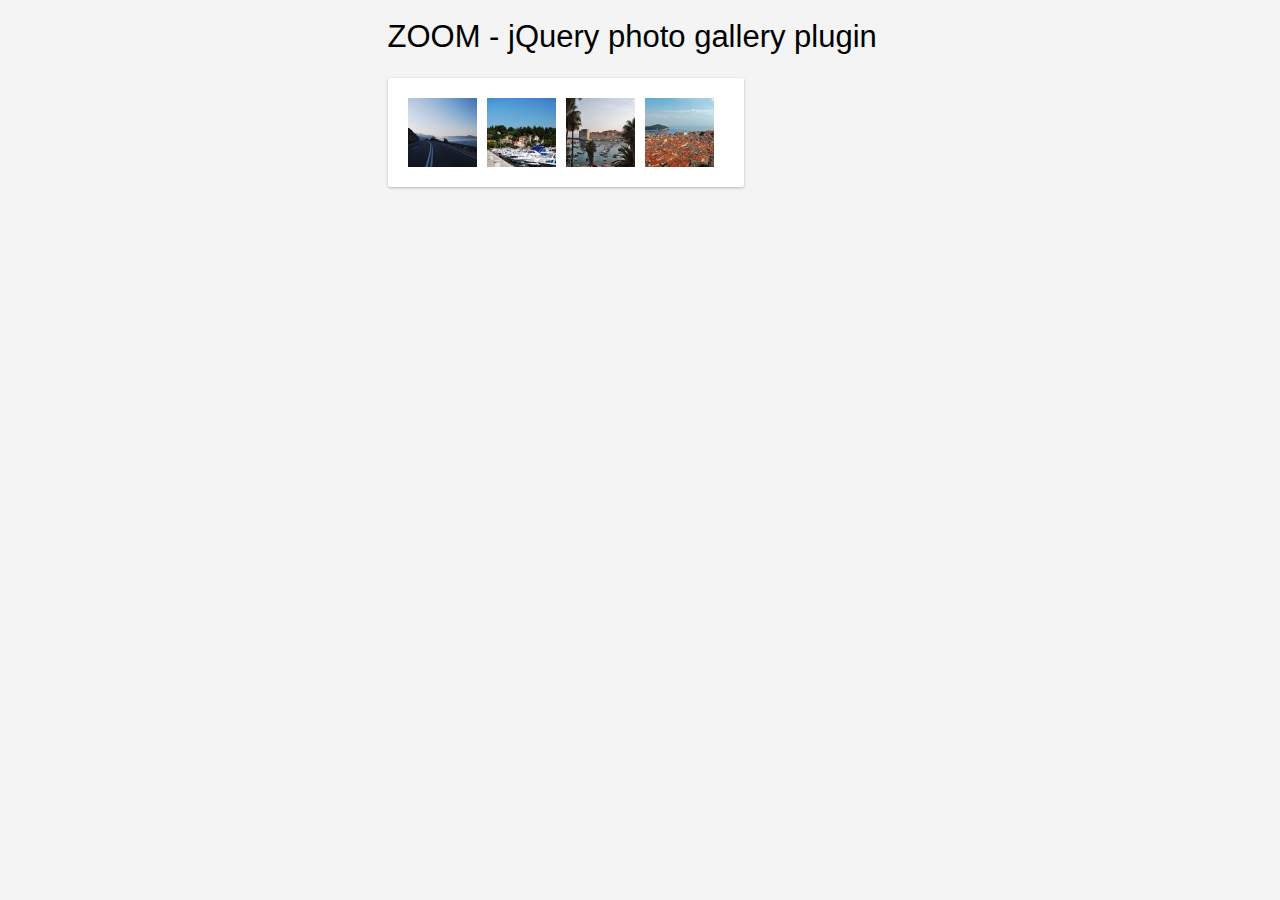
<file: index.html>
<!DOCTYPE html>
<html dir="ltr" lang="en-US">
	<head>
		<meta charset="UTF-8" />
		<title>ZOOM - jQuery photo gallery plugin</title>
		<style type="text/css">
		body {
			overflow-y: scroll;
			font-family: "HelveticaNeue-Light", "Helvetica Neue Light", "Helvetica Neue", Helvetica, sans-serif;
			background: #f4f4f4;
			padding: 0;
			margin: 0;
		}
		h1 {
			font-size: 31px;
			line-height: 32px;
			font-weight: normal;
			margin-bottom: 25px;
		}
		a,
		a:hover {
			border: none;
			text-decoration: none;
		}
		img,
		a img {
			border: none;
		}
		pre {
			overflow-x: scroll;
			background: #ffffff;
			border: 1px solid #cecece;
			padding: 10px;
		}
		
		.clear { clear: both;  }
		
		.zoomed > .container {
			-webkit-filter: blur(3px);
			filter: blur(3px);
		}
		
		.container {
			width: 505px;
			margin: 0 auto;
		}
		
		.gallery {
			float: left;
			background: #ffffff;
			padding: 20px 20px 10px 20px;
			margin: 0;
			-webkit-box-shadow: 0 1px 3px rgba(0,0,0,0.25);
			-moz-box-shadow: 0 1px 3px rgba(0,0,0,0.25);
			box-shadow: 0 1px 3px rgba(0,0,0,0.25);
			-webkit-border-radius: 2px;
			-moz-border-radius: 2px;
			border-radius: 2px;
		}
		.gallery div {
			float: left;
			padding: 0 10px 10px 0;
		}
		.gallery div:nth-child(6n) {
			padding-right: 0;
		}
		.gallery a,
		.gallery img {
			float: left;
		}
		</style>
		<link rel="stylesheet"  href="css/zoom.css" media="all" />
	</head>
	<body>

<div class="container">
	<h1>ZOOM - jQuery photo gallery plugin</h1>
	<div class="gallery">
		<div><a href="img/gallery/DSC_0008-660x441.jpg"><img src="img/gallery/DSC_0008-69x69.jpg" /></a></div>
		<div><a href="img/gallery/DSC_0014-660x441.jpg"><img src="img/gallery/DSC_0014-69x69.jpg" /></a></div>
		<div><a href="img/gallery/DSC_0019-660x441.jpg"><img src="img/gallery/DSC_0019-69x69.jpg" /></a></div>
		<div><a href="img/gallery/DSC_0061-660x441.jpg"><img src="img/gallery/DSC_0061-69x69.jpg" /></a></div>
	</div>
	<div class="clear"></div>
</div>

<script src="js/jquery-2.0.3.min.js"></script>
<script src="js/zoom.min.js"></script>

	</body>
</html>
</file>
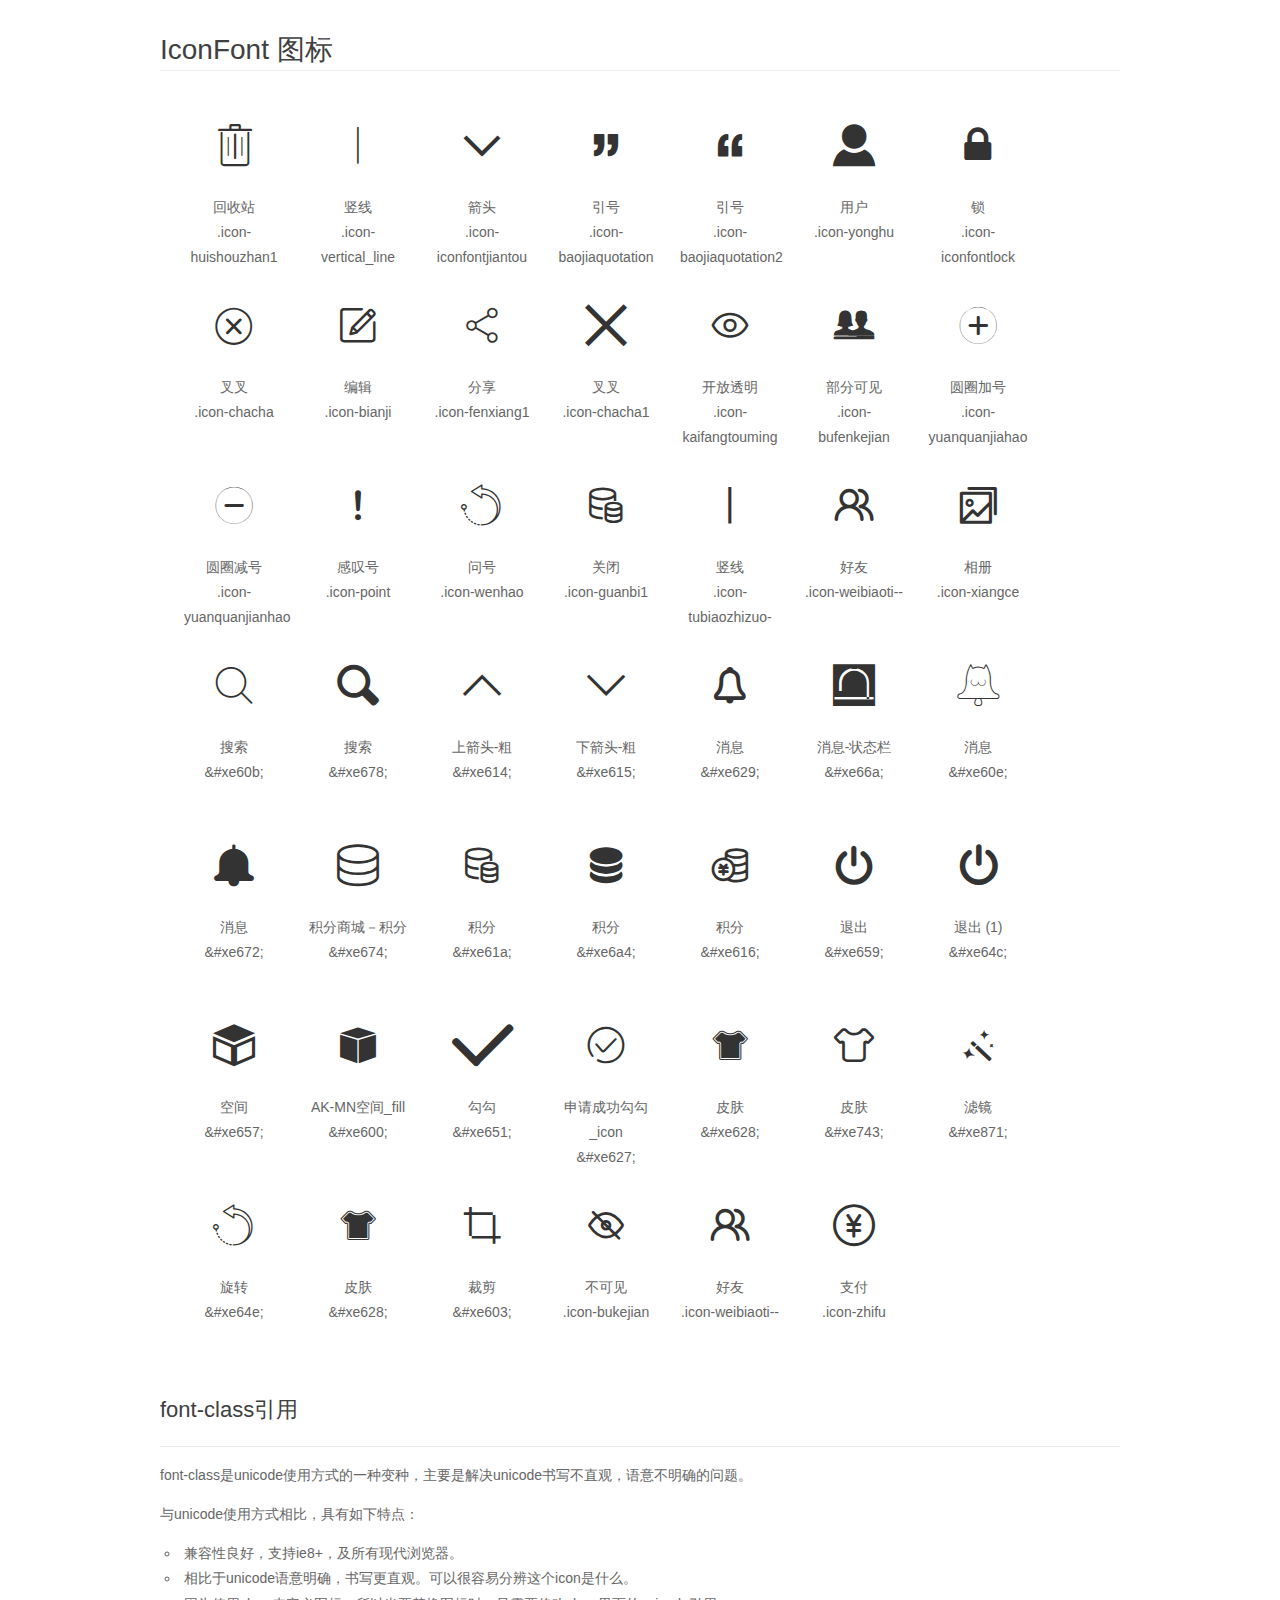
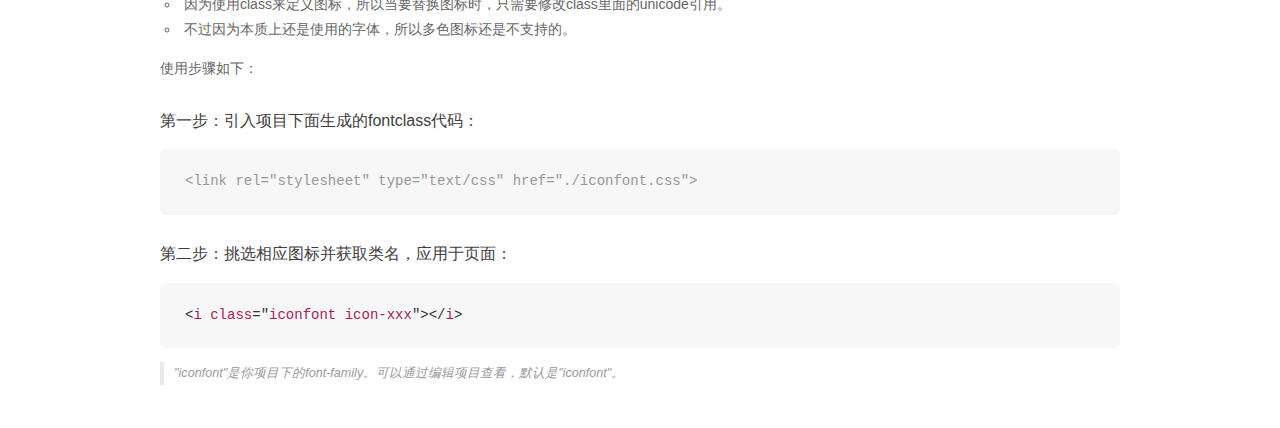
<file: demo_fontclass.html>
<!DOCTYPE html>
<html>
<head>
    <meta charset="utf-8"/>
    <title>IconFont</title>
    <link rel="stylesheet" href="css/demo.css">
    <link rel="stylesheet" href="css/iconfont.css">
</head>
<body>
    <div class="main markdown">
        <h1>IconFont 图标</h1>
        <ul class="icon_lists clear">
            
                <li>
                <i class="icon iconfont icon-huishouzhan1"></i>
                    <div class="name">回收站</div>
                    <div class="fontclass">.icon-huishouzhan1</div>
                </li>
            
                <li>
                <i class="icon iconfont icon-vertical_line"></i>
                    <div class="name">竖线</div>
                    <div class="fontclass">.icon-vertical_line</div>
                </li>
            
                <li>
                <i class="icon iconfont icon-iconfontjiantou"></i>
                    <div class="name">箭头</div>
                    <div class="fontclass">.icon-iconfontjiantou</div>
                </li>
            
                <li>
                <i class="icon iconfont icon-baojiaquotation"></i>
                    <div class="name">引号</div>
                    <div class="fontclass">.icon-baojiaquotation</div>
                </li>
            
                <li>
                <i class="icon iconfont icon-baojiaquotation2"></i>
                    <div class="name">引号</div>
                    <div class="fontclass">.icon-baojiaquotation2</div>
                </li>
            
                <li>
                <i class="icon iconfont icon-yonghu"></i>
                    <div class="name">用户</div>
                    <div class="fontclass">.icon-yonghu</div>
                </li>
            
                <li>
                <i class="icon iconfont icon-iconfontlock"></i>
                    <div class="name">锁</div>
                    <div class="fontclass">.icon-iconfontlock</div>
                </li>
            
                <li>
                <i class="icon iconfont icon-chacha"></i>
                    <div class="name">叉叉</div>
                    <div class="fontclass">.icon-chacha</div>
                </li>
            
                <li>
                <i class="icon iconfont icon-bianji"></i>
                    <div class="name">编辑</div>
                    <div class="fontclass">.icon-bianji</div>
                </li>
            
                <li>
                <i class="icon iconfont icon-fenxiang1"></i>
                    <div class="name">分享</div>
                    <div class="fontclass">.icon-fenxiang1</div>
                </li>
            
                <li>
                <i class="icon iconfont icon-chacha1"></i>
                    <div class="name">叉叉</div>
                    <div class="fontclass">.icon-chacha1</div>
                </li>
            
                <li>
                <i class="icon iconfont icon-kaifangtouming"></i>
                    <div class="name">开放透明</div>
                    <div class="fontclass">.icon-kaifangtouming</div>
                </li>
            
                <li>
                <i class="icon iconfont icon-bufenkejian"></i>
                    <div class="name">部分可见</div>
                    <div class="fontclass">.icon-bufenkejian</div>
                </li>
            
                <li>
                <i class="icon iconfont icon-yuanquanjiahao"></i>
                    <div class="name">圆圈加号</div>
                    <div class="fontclass">.icon-yuanquanjiahao</div>
                </li>
            
                <li>
                <i class="icon iconfont icon-yuanquanjianhao"></i>
                    <div class="name">圆圈减号</div>
                    <div class="fontclass">.icon-yuanquanjianhao</div>
                </li>
            
                <li>
                <i class="icon iconfont icon-point"></i>
                    <div class="name">感叹号</div>
                    <div class="fontclass">.icon-point</div>
                </li>
            
                <li>
                <i class="icon iconfont icon-wenhao"></i>
                    <div class="name">问号</div>
                    <div class="fontclass">.icon-wenhao</div>
                </li>
            
                <li>
                <i class="icon iconfont icon-guanbi1"></i>
                    <div class="name">关闭</div>
                    <div class="fontclass">.icon-guanbi1</div>
                </li>
            
                <li>
                <i class="icon iconfont icon-tubiaozhizuo-"></i>
                    <div class="name">竖线</div>
                    <div class="fontclass">.icon-tubiaozhizuo-</div>
                </li>
            
                <li>
                <i class="icon iconfont icon-weibiaoti--"></i>
                    <div class="name">好友</div>
                    <div class="fontclass">.icon-weibiaoti--</div>
                </li>
            
                <li>
                <i class="icon iconfont icon-xiangce"></i>
                    <div class="name">相册</div>
                    <div class="fontclass">.icon-xiangce</div>
                </li>
                <li class="dib">
                    <span class="icon iconfont">&#xe60b;</span> 
                      <div class="name">搜索</div>
                      <div class="code-name">&amp;#xe60b;</div>
                    </li>
                
                  <li class="dib">
                    <span class="icon iconfont">&#xe678;</span>
                      <div class="name">搜索</div>
                      <div class="code-name">&amp;#xe678;</div>
                    </li>
                
                  <li class="dib">
                    <span class="icon iconfont">&#xe614;</span>
                      <div class="name">上箭头-粗</div>
                      <div class="code-name">&amp;#xe614;</div>
                    </li>
                
                  <li class="dib">
                    <span class="icon iconfont">&#xe615;</span>
                      <div class="name">下箭头-粗</div>
                      <div class="code-name">&amp;#xe615;</div>
                    </li>

                    <li class="dib">
                      <span class="icon iconfont">&#xe629;</span>
                        <div class="name">消息</div>
                        <div class="code-name">&amp;#xe629;</div>
                      </li>
                     <li class="dib">
                      <span class="icon iconfont">&#xe66a;</span>
                        <div class="name">消息-状态栏</div>
                        <div class="code-name">&amp;#xe66a;</div>
                      </li>
                  
                    <li class="dib">
                      <span class="icon iconfont">&#xe60e;</span>
                        <div class="name">消息</div>
                        <div class="code-name">&amp;#xe60e;</div>
                      </li>
                  
                    <li class="dib">
                      <span class="icon iconfont">&#xe672;</span>
                        <div class="name">消息</div>
                        <div class="code-name">&amp;#xe672;</div>
                      </li>


                      <li class="dib">
              <span class="icon iconfont">&#xe674;</span>
                <div class="name">积分商城－积分</div>
                <div class="code-name">&amp;#xe674;</div>
              </li>
          
            <li class="dib">
              <span class="icon iconfont">&#xe61a;</span>
                <div class="name">积分</div>
                <div class="code-name">&amp;#xe61a;</div>
              </li>

               <li class="dib">
              <span class="icon iconfont">&#xe6a4;</span>
                <div class="name">积分</div>
                <div class="code-name">&amp;#xe6a4;</div>
              </li>

               <li class="dib">
              <span class="icon iconfont">&#xe616;</span>
                <div class="name">积分</div>
                <div class="code-name">&amp;#xe616;</div>
              </li>

              <li class="dib">
              <span class="icon iconfont">&#xe659;</span>
                <div class="name">退出</div>
                <div class="code-name">&amp;#xe659;</div>
              </li>

               <li class="dib">
              <span class="icon iconfont">&#xe64c;</span>
                <div class="name">退出 (1)</div>
                <div class="code-name">&amp;#xe64c;</div>
              </li>
            <li class="dib">
              <span class="icon iconfont">&#xe657;</span>
                <div class="name">空间</div>
                <div class="code-name">&amp;#xe657;</div>
              </li>
               <li class="dib">
              <span class="icon iconfont">&#xe600;</span>
                <div class="name">AK-MN空间_fill</div>
                <div class="code-name">&amp;#xe600;</div>
              </li>
              <li class="dib">
              <span class="icon iconfont">&#xe651;</span>
                <div class="name">勾勾</div>
                <div class="code-name">&amp;#xe651;</div>
              </li>
             <li class="dib">
              <span class="icon iconfont">&#xe627;</span>
                <div class="name">申请成功勾勾_icon</div>
                <div class="code-name">&amp;#xe627;</div>
              </li>

            <li class="dib">
              <span class="icon iconfont">&#xe628;</span>
                <div class="name">皮肤</div>
                <div class="code-name">&amp;#xe628;</div>
              </li>
              <li class="dib">
              <span class="icon iconfont">&#xe743;</span>
                <div class="name">皮肤</div>
                <div class="code-name">&amp;#xe743;</div>
              </li>




              <li class="dib">
              <span class="icon iconfont">&#xe871;</span>
                <div class="name">滤镜</div>
                <div class="code-name">&amp;#xe871;</div>
              </li>
              <li class="dib">
              <span class="icon iconfont">&#xe64e;</span>
                <div class="name">旋转</div>
                <div class="code-name">&amp;#xe64e;</div>
              </li>
          
            <li class="dib">
              <span class="icon iconfont">&#xe628;</span>
                <div class="name">皮肤</div>
                <div class="code-name">&amp;#xe628;</div>
              </li>
          
            <li class="dib">
              <span class="icon iconfont">&#xe603;</span>
                <div class="name">裁剪</div>
                <div class="code-name">&amp;#xe603;</div>
              </li>


<li class="dib">
            <span class="icon iconfont icon-bukejian"></span>
            <div class="name">
              不可见
            </div>
            <div class="code-name">.icon-bukejian
            </div>
          </li>
          
          <li class="dib">
            <span class="icon iconfont icon-weibiaoti--"></span>
            <div class="name">
              好友
            </div>
            <div class="code-name">.icon-weibiaoti--
            </div>
          </li>
          
          <li class="dib">
            <span class="icon iconfont icon-zhifu"></span>
            <div class="name">
              支付
            </div>
            <div class="code-name">.icon-zhifu
            </div>
          </li>

        </ul>

        <h2 id="font-class-">font-class引用</h2>
        <hr>

        <p>font-class是unicode使用方式的一种变种，主要是解决unicode书写不直观，语意不明确的问题。</p>
        <p>与unicode使用方式相比，具有如下特点：</p>
        <ul>
        <li>兼容性良好，支持ie8+，及所有现代浏览器。</li>
        <li>相比于unicode语意明确，书写更直观。可以很容易分辨这个icon是什么。</li>
        <li>因为使用class来定义图标，所以当要替换图标时，只需要修改class里面的unicode引用。</li>
        <li>不过因为本质上还是使用的字体，所以多色图标还是不支持的。</li>
        </ul>
        <p>使用步骤如下：</p>
        <h3 id="-fontclass-">第一步：引入项目下面生成的fontclass代码：</h3>


        <pre><code class="lang-js hljs javascript"><span class="hljs-comment">&lt;link rel="stylesheet" type="text/css" href="./iconfont.css"&gt;</span></code></pre>
        <h3 id="-">第二步：挑选相应图标并获取类名，应用于页面：</h3>
        <pre><code class="lang-css hljs">&lt;<span class="hljs-selector-tag">i</span> <span class="hljs-selector-tag">class</span>="<span class="hljs-selector-tag">iconfont</span> <span class="hljs-selector-tag">icon-xxx</span>"&gt;&lt;/<span class="hljs-selector-tag">i</span>&gt;</code></pre>
        <blockquote>
        <p>"iconfont"是你项目下的font-family。可以通过编辑项目查看，默认是"iconfont"。</p>
        </blockquote>
    </div>
</body>
</html>
</file>
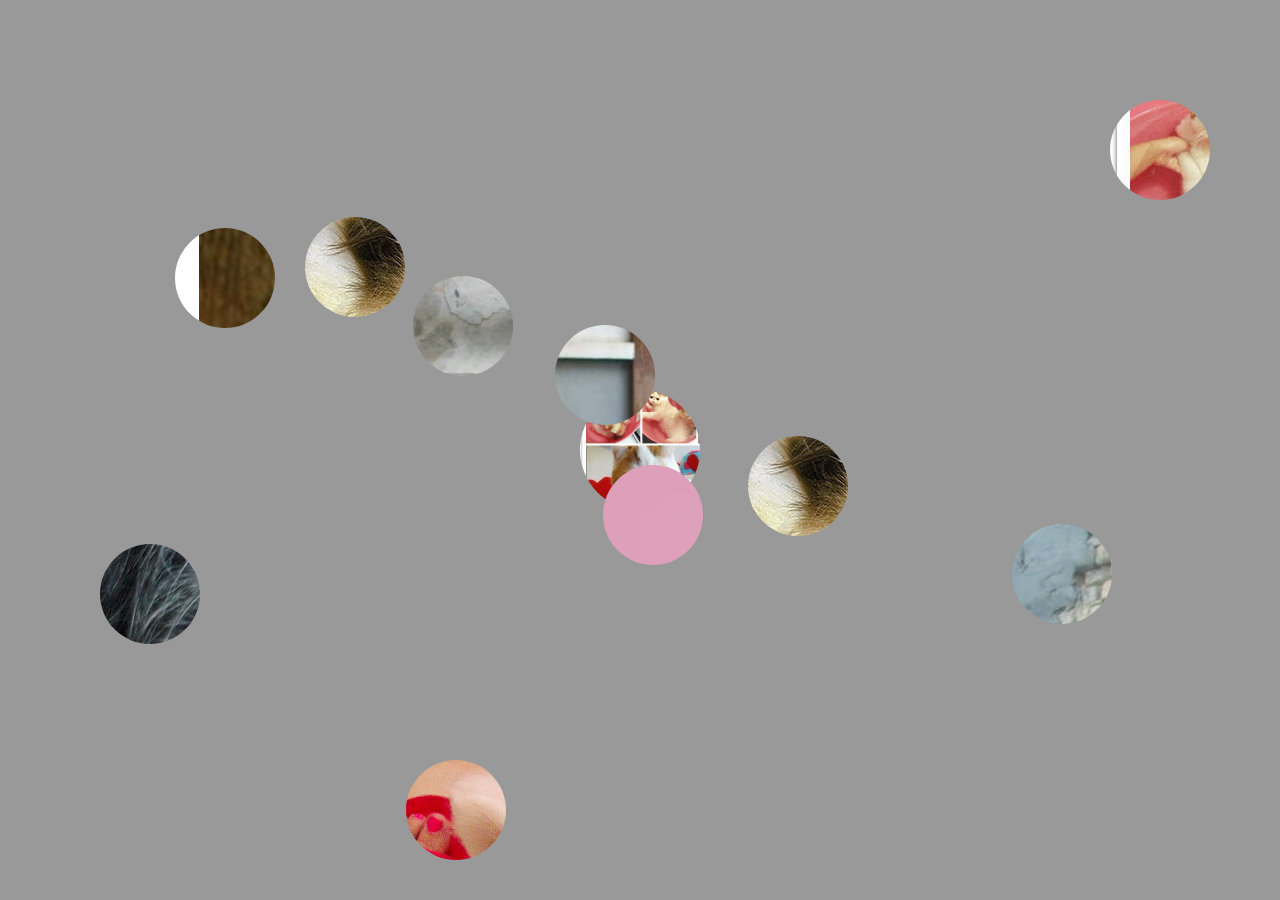
<file: paopao.html>
<!DOCTYPE html>
<html lang="en">
<head>
    <meta charset="UTF-8">
    <title>Title</title>
    <style>
        *{margin:0;padding:0}
        #main{
            margin:0 auto;
            position:relative;
            background-color: #999;
            width:80%;
            height: 80%;

        }
        #main div{
            position:absolute;
            width:100px;
            height: 100px;
            overflow: hidden;
            -moz-border-radius: 50%;
            -webkit-border-radius: 50%;
            border-radius: 50%;
          /*  background-image: url("img/2.jpg");*/
            background-repeat: no-repeat;
        }
        #red{
            display: block;
            width: 120px;
            height:120px;
            position: absolute;
            left:calc(50% - 60px);
            top:calc(50% - 60px);
            background-image: url("img/2.jpg");
            background-repeat: no-repeat;
            background-size: cover;
            border-radius: 50%;
            -moz-border-radius: 50%;
            -webkit-border-radius: 50%
        }
    </style>
</head>
<body>
<div id="main">
    <span id="red"></span>
    <div style="background-image: url('img/1.jpg')"></div>
    <div style="background-image: url('img/2.jpg')"></div>
    <div style="background-image: url('img/3.jpg')"></div>
    <div style="background-image: url('img/4.jpg')"></div>
    <div style="background-image: url('img/5.jpg')"></div>
    <div style="background-image: url('img/6.jpg')"></div>
    <div style="background-image: url('img/7.jpg')"></div>
    <div style="background-image: url('img/8.jpg')"></div>
    <div style="background-image: url('img/9.jpg')"></div>
    <div style="background-image: url('img/6.jpg')"></div>
</div>
<script src="http://code.jquery.com/jquery-3.1.1.min.js"></script>
<script src="js/qipao.js"></script>
</body>
</html>
</file>
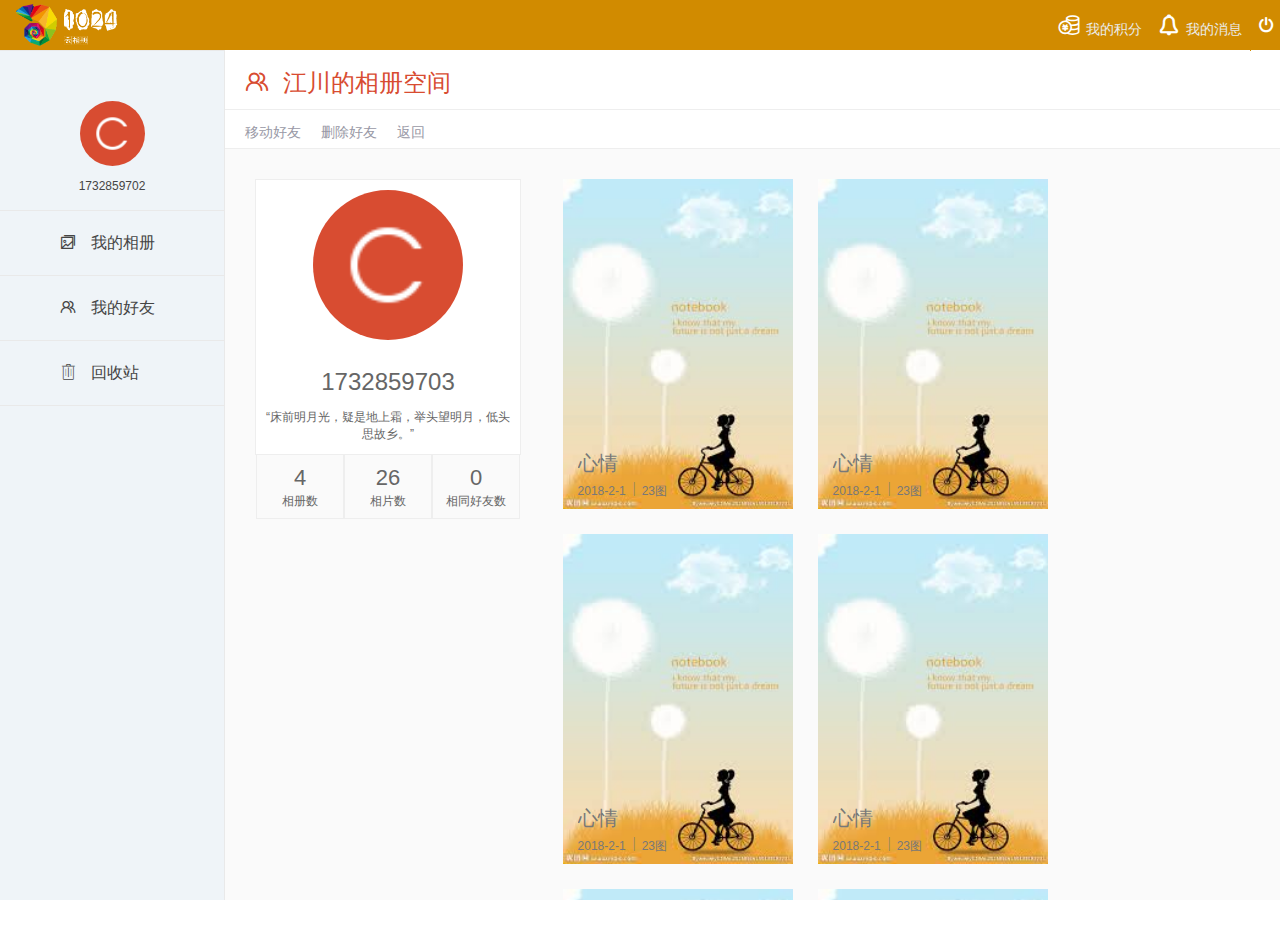
<file: html/friendAlbum.html>
<!DOCTYPE html>
<html lang="en">
<head>
	<meta charset="UTF-8">
	<title>myFriend</title>
	<link rel="stylesheet" type="text/css" href="../css/style.css" />
	<link rel="stylesheet" type="text/css" href="../bootstrap-3.3.7-dist/css/bootstrap.css"/>
    <link rel="stylesheet" href="../css/iconfont.css"/>
	<link rel="stylesheet" type="text/css" href="../css/friendAlbum.css"/>
	<link rel="stylesheet"  href="../css/zoom.css" media="all" />
</head>
<body>
	<div class="wrapper">
		<div class="header">
			<img src="../img/logo.png">
			<div class="header-right">
				<div  id="friends-Verification" class="header-menu-li"><span class="icon iconfont my-xiaoxi">&#xe629;</span>我的消息</div>
				<div class="header-menu-li"><span class="icon iconfont my-xiaoxi">&#xe616;</span>我的积分</div>
				<!-- <span id="aa" class="aa">1732859702</span><i class="iconfont icon-iconfontjiantou jiantou"></i> -->
			</div>
			<div class="header-right2"><span class="icon iconfont" title="退出">&#xe64c;</span></div>
		</div>

		<div class="content">
			<div class="left">	
				<a id="navMenu2" class="left-admin" href="../html/personalData.html"><img src="../img/default-c.png"><p>1732859702</p></a>	
				<a id="navMenu1" class="left-li" href="../html/myAlbum.html"><i class="iconfont icon-xiangce"></i><span>我的相册</span></a>
				<a id="navMenu3" class="left-li" href="../html/myFriend.html"><i class="iconfont icon-weibiaoti--"></i><span>我的好友</span></a>
				<a id="navMenu4" class="left-li" href="../html/recycleBin.html"><i class="iconfont icon-huishouzhan1"></i><span>回收站</span></a>
				<div class="nav-button"></div>
			</div>
			<!-- right -->
			<div class="main-container">		
				<div class="content-header">
					<i class="iconfont icon-weibiaoti--"></i><a href="../html/friendAlbum.html"> <span >江川的相册空间</span></a>
				</div>
				<ul class="content-menu">
					<li class="content-menu-li group-menu">
						<a>移动好友</a>
						<ul id="friend-group" class="friend-group">
							<li class="friend-group-li">同事</li>
							<li class="friend-group-li">家人</li>
							<li class="friend-group-li">陌生人</li>
						</ul>
					</li>
					<li id="delete-friends" class="content-menu-li"><a>删除好友</a></li>
					<li class="content-menu-li"><a>返回</a></li>
				</ul>
				<div class="content-wrap">
					<div class="content-about">
						<div class="content-about-personal">
							
							<label for="img2" class="img-lable">
								<img id="image2" src="../img/default-c.png">
								
							</label>
							<p class="content-about-personal-admin">1732859703</p>
							<p class="content-about-personal-desc">“床前明月光，疑是地上霜，举头望明月，低头思故乡。”</p>
							<div class="content-about-personal-num1"><p class="content-about-personal-num-p1">4</p><p class="content-about-personal-num-p2">相册数</p></div>
							<div class="content-about-personal-num2"><p class="content-about-personal-num-p1">26</p><p class="content-about-personal-num-p2">相片数</p></div>
							<div class="content-about-personal-num3"><p class="content-about-personal-num-p1">0</p><p class="content-about-personal-num-p2">相同好友数</p></div>	
						</div>
						
					</div>

					<ul id="friendAlbum-content" class="content-about-friendAlbum">
						<li class="content-about-li">
							<img src="../img/Album-cover1.jpg">
							<div class="content-about-li-top">
								<div class="bottun-title">
									<p class="bottun-title-p1">心情</p>
									<p class="bottun-title-p2">2018-2-1<i class="iconfont icon-vertical_line"></i>23图</p>
								</div>
							</div>
						</li>
						<li class="content-about-li">
							<img src="../img/Album-cover1.jpg">
							<div class="content-about-li-top">
								<div class="bottun-title">
									<p class="bottun-title-p1">心情</p>
									<p class="bottun-title-p2">2018-2-1<i class="iconfont icon-vertical_line"></i>23图</p>
								</div>
							</div>
						</li>
						<li class="content-about-li">
							<img src="../img/Album-cover1.jpg">
							<div class="content-about-li-top">
								<div class="bottun-title">
									<p class="bottun-title-p1">心情</p>
									<p class="bottun-title-p2">2018-2-1<i class="iconfont icon-vertical_line"></i>23图</p>
								</div>
							</div>
						</li>
						<li class="content-about-li">
							<img src="../img/Album-cover1.jpg">
							<div class="content-about-li-top">
								<div class="bottun-title">
									<p class="bottun-title-p1">心情</p>
									<p class="bottun-title-p2">2018-2-1<i class="iconfont icon-vertical_line"></i>23图</p>
								</div>
							</div>
						</li>
						<li class="content-about-li">
							<img src="../img/Album-cover1.jpg">
							<div class="content-about-li-top">
								<div class="bottun-title">
									<p class="bottun-title-p1">心情</p>
									<p class="bottun-title-p2">2018-2-1<i class="iconfont icon-vertical_line"></i>23图</p>
								</div>
							</div>
						</li>

						<li class="content-about-li">
							<img src="../img/Album-cover1.jpg">
							<div class="content-about-li-top">
								<div class="bottun-title">
									<p class="bottun-title-p1">点击</p>
									<p class="bottun-title-p2">2018-2-1<i class="iconfont icon-vertical_line"></i>23图</p>
								</div>
							</div>
						</li>
					</ul>	
					<ul id="friendAlbum-content2" class="content-about2 gallery">
						<div class="content-about2-li">
							<a href="../img/gallery/DSC_0008-660x441.jpg"><img src="../img/gallery/DSC_0008-69x69.jpg" /><p class="time">2019-08-22</p></a>
						</div>
						<div class="content-about2-li">
							<a href="../img/gallery/DSC_0014-660x441.jpg"><img src="../img/gallery/DSC_0014-69x69.jpg" /><p class="time">2019-08-22</p></a>
						</div>
						<div class="content-about2-li">
							<a href="../img/gallery/DSC_0019-660x441.jpg"><img src="../img/gallery/DSC_0019-69x69.jpg" /><p class="time">2019-08-22</p></a>
						</div>
						<div class="content-about2-li">
							<a href="../img/gallery/DSC_0061-660x441.jpg"><img src="../img/gallery/DSC_0061-69x69.jpg" /><p class="time">2019-08-22</p></a>
						</div>
						
					</ul>
					
					<div class="content-button">
						<div class="content-button-fenge"></div>
							<span id="open">(共3个相册)</span><span id="open2">(共7张照片)</span>
						</div>
						<div class="content-footer"></div>
					</div>



				</div>
			





				


				</div>
	

			</div>
		</div>
		<!-- ***************************************************弹窗 ***************************************************-->
	
		<!-- ***************************************************弹窗 好友验证***************************************************-->

		<div id="Verification" class="Verification">
			<div class="Verification-header"><span>我的消息</span><i id="iconChacha10" class="iconfont icon-chacha1"></i></div>
			<ul id="Verification-menu" class="content-menu">
				<li id="accept" class="content-menu-li"><a>发出的请求</a></li>
				<li id="send" class="content-menu-li"><a>收到的验证</a></li>
			</ul>
			<div class="Verification-about">
				<table id="accept-Verification" class="Verification-table row">
					<tr class="">
						<th class="col-md-2">好友名称</th>
						<th class="col-md-6">请求内容</th>
						<th class="col-md-2">状态</th>
						<th class="col-md-2">操作</th>				
					</tr>
					<tbody>
						<tr>
							<td>江川</td>
							<td>我是江川</td>
							<td>等待验证</td>
							<td><button class="btn  delete">删除</button></td>
						</tr>
						<tr>
							<td>江川</td>
							<td>我是江川,你最近好嘛，的手机号电磁阀时间不长是打发时间阿KSDFSJH SDFS jd SDJjsd 受到</td>
							<td>等待验证</td>
							<td><button class="btn delete">删除</button></td>
						</tr>
						<tr>
							<td>江川</td>
							<td>我是江川,你最近好嘛，的手机号电磁阀时间不长是打发时间阿KSDFSJH SDFS jd SDJjsd 受到</td>
							<td>等待验证</td>
							<td><button class="btn delete">删除</button></td>
						</tr>
						<tr>
							<td>江川</td>
							<td>我是江川,你最近好嘛，的手机号电磁阀时间不长是打发时间阿KSDFSJH SDFS jd SDJjsd 受到</td>
							<td>等待验证</td>
							<td><button class="btn delete">删除</button></td>
						</tr>
						<tr>
							<td>江川</td>
							<td>我是江川,你最近好嘛，的手机号电磁阀时间不长是打发时间阿KSDFSJH SDFS jd SDJjsd 受到</td>
							<td>等待验证</td>
							<td><button class="btn delete">删除</button></td>
						</tr>


					</tbody>
				</table>
				<table id="send-Verification" class="Verification-table row">
					<tr class="">
						<th class="col-md-2">好友名称</th>
						<th class="col-md-6">验证消息</th>
						<th class="col-md-2">操作</th>				
					</tr>
					<tbody>
						<tr>
							<td>江川</td>
							<td>我是江川</td>
							<td><button class="btn delete">接受</button>   <button class="btn delete">拒绝</button></td>
						</tr>
						<tr>
							<td>江川</td>
							<td>我是江川,你最近好嘛，的手机号电磁阀时间不长是打发时间阿KSDFSJH SDFS jd SDJjsd 受到</td>
							<td><button class="btn delete">接受</button>   <button class="btn delete">拒绝</button></td>
						</tr>
						<tr>
							<td>江川</td>
							<td>我是江川,你最近好嘛，的手机号电磁阀时间不长是打发时间阿KSDFSJH SDFS jd SDJjsd 受到</td>
							<td><button class="btn delete">接受</button>   <button class="btn delete">拒绝</button></td>
						</tr>
					
						

					</tbody>
				</table>
				
			</div>
		</div>
<!-- ***************************************************添加好友-》选择好友分组 ***************************************************-->
		<div id="accept-friends" class="accept-friends">
			<div class="popup-header"><h4>陌生人</h4><i id="iconChacha8" class="iconfont icon-chacha1"></i></div>
			<div id="accept-friends-left" class="select-first1">我的好友分组</div>
			<div id="accept-friends-right" class="select-right1"><span><i class="iconfont icon-iconfontjiantou jiantou"></i></span></div>
			<ul id="accept-friends-group" class="menu-group1">
				<li class="menu-group-li1">陌生人</li>
				<li class="menu-group-li1">家人</li> 
				<li class="menu-group-li1">同事</li>
			</ul>
			<div id="accept-friends-button1" class="default-button1"><p>取消</p></div><div class="default-button2"><p>确定</p></div>
		</div>
<!--/******************************************************************************移动好友**********************************************/-->
		<div id="move-friends" class="accept-friends">
			<div class="popup-header"><h4>移动好友</h4><i id="iconChacha11" class="iconfont icon-chacha1"></i></div>
			<div id="move-friends-content" class="select-first1-ok">确认移动好友至<span id="moveFriends-group">陌生人</span>?</div>		
			<div id="move-friends-button1" class="default-button1"><p>取消</p></div><div class="default-button2"><p>确定</p></div>
		</div>
<!--/******************************************************************************删除好友**********************************************/-->
		<div id="delete-friends-pop" class="accept-friends">
			<div class="popup-header"><h4>删除好友</h4><i id="iconChacha12" class="iconfont icon-chacha1"></i></div>
			<div id="delete-friends-content" class="select-first1-ok">确认删除好友?</div>		
			<div id="delete-friends-button1" class="default-button1"><p>取消</p></div><div class="default-button2"><p>确定</p></div>
		</div>






		<div id="popLayer" class="popLayer"></div>
		<div id="popLayer2" class="popLayer2"></div>




	</div>




	<script src="http://code.jquery.com/jquery-3.1.1.min.js"></script>
	<script type="text/javascript" src="../js/friendAlbum.js"></script>
	<script src="../js/jquery-2.0.3.min.js"></script>
	<script src="../js/zoom.min.js"></script>
	<script type="text/javascript" src="../js/friends-Verification.js"></script>
</body>
</html>
</file>
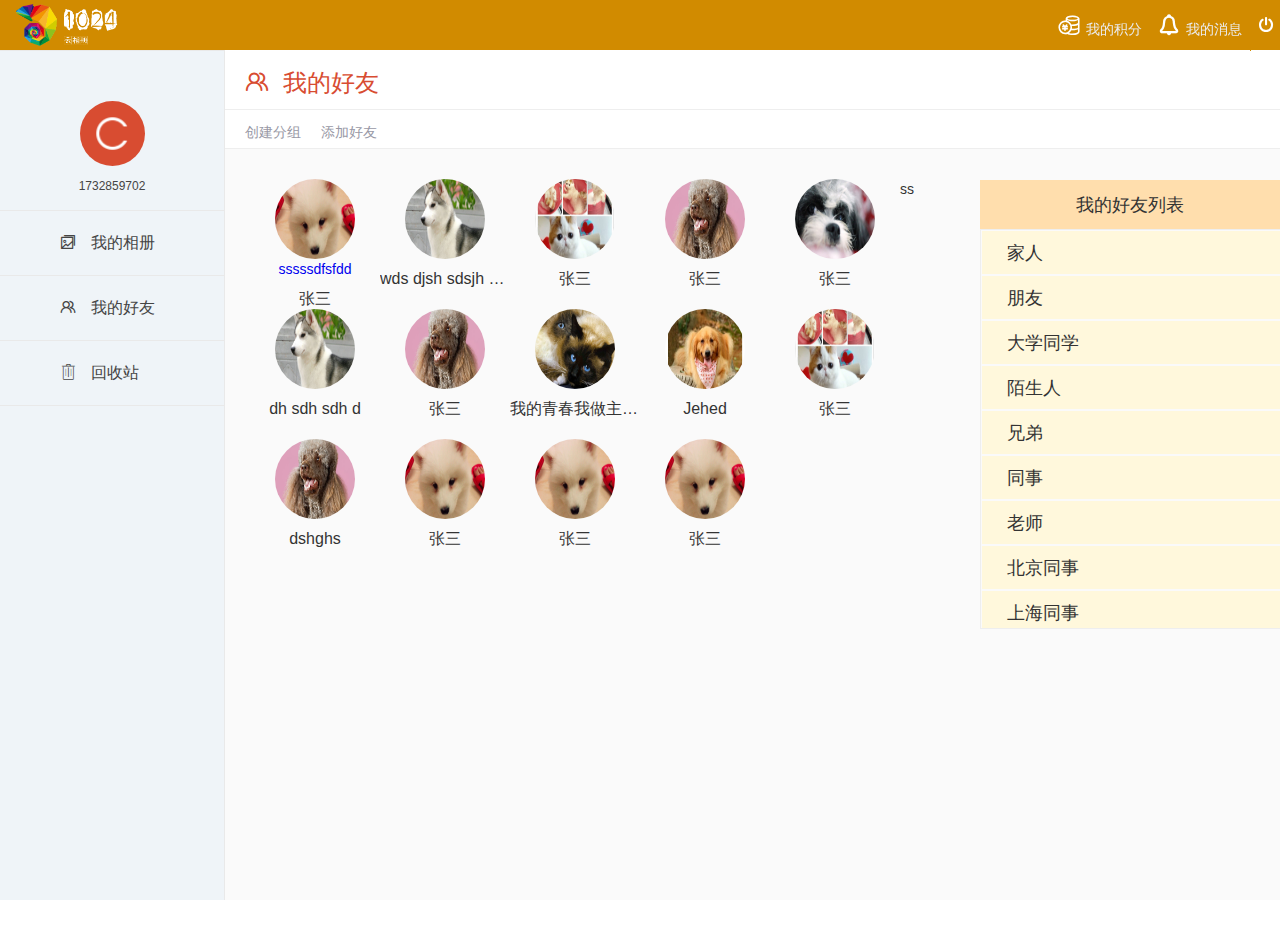
<file: html/myFriend.html>
<!DOCTYPE html>
<html lang="en">
<head>
	<meta charset="UTF-8">
	<title>myFriend</title>
	<link rel="stylesheet" type="text/css" href="../css/style.css" />
	<link rel="stylesheet" type="text/css" href="../bootstrap-3.3.7-dist/css/bootstrap.css"/>
    <link rel="stylesheet" href="../css/iconfont.css"/>
    <link rel="stylesheet" type="text/css" href="../css/myFriend.css"/>
</head>
<body>
	<div class="wrapper">
		<div class="header">
			<img src="../img/logo.png"> 
			<div class="header-right">
				<div  id="friends-Verification" class="header-menu-li"><span class="icon iconfont my-xiaoxi">&#xe629;</span>我的消息</div>
				<div class="header-menu-li"><span class="icon iconfont my-xiaoxi">&#xe616;</span>我的积分</div>
				<!-- <span id="aa" class="aa">1732859702</span><i class="iconfont icon-iconfontjiantou jiantou"></i> -->
			</div>
			<div class="header-right2"><span class="icon iconfont" title="退出">&#xe64c;</span></div>
		</div>

		<div class="content">
			<div class="left">	
				<a id="navMenu2" class="left-admin" href="../html/personalData.html"><img src="../img/default-c.png"><p>1732859702</p></a>	
				<a id="navMenu1" class="left-li" href="../html/myAlbum.html"><i class="iconfont icon-xiangce"></i><span>我的相册</span></a>
				<a id="navMenu3" class="left-li" href="../html/myFriend.html"><i class="iconfont icon-weibiaoti--"></i><span>我的好友</span></a>
				<a id="navMenu4" class="left-li" href="../html/recycleBin.html"><i class="iconfont icon-huishouzhan1"></i><span>回收站</span></a>
				<div class="nav-button"></div>
			</div>
			<!-- right -->
			<div class="main-container">		
				<div class="content-header">
					<i class="iconfont icon-weibiaoti--"></i> <span>我的好友</span>
				</div>
				<ul class="content-menu">
					<li id="menu-frends1" class="content-menu-li"><a>创建分组</a></li>
					<li id="menu-frends2" class="content-menu-li"><a>添加好友</a></li>
				</ul>
				<div class="content-wrap">
					<div class="content-about">


						<ul class="friends-content">
							<li class="friends-content-li"><img src="../img/1.jpg"><a href="../html/friendAlbum.html">sssssdfsfdd</a><p>张三</p></li>
							<li class="friends-content-li"><img src="../img/3.jpg"><p>wds djsh sdsjh dj sd</p></li>
							<li class="friends-content-li"><img src="../img/2.jpg"><p>张三</p></li>
							<li class="friends-content-li"><img src="../img/4.jpg"><p>张三</p></li>ss
							<li class="friends-content-li"><img src="../img/5.jpg"><p>张三</p></li>
							<li class="friends-content-li"><img src="../img/3.jpg"><p>dh sdh sdh d</p></li>
							<li class="friends-content-li"><img src="../img/4.jpg"><p>张三</p></li>
							<li class="friends-content-li"><img src="../img/6.jpg"><p>我的青春我做主我的青春我做主</p></li>
							<li class="friends-content-li"><img src="../img/7.jpg"><p>Jehed</p></li>
							<li class="friends-content-li"><img src="../img/2.jpg"><p>张三</p></li>
							<li class="friends-content-li"><img src="../img/4.jpg"><p>dshghs</p></li>
							<li class="friends-content-li"><img src="../img/1.jpg"><p>张三</p></li>
							<li class="friends-content-li"><img src="../img/1.jpg"><p>张三</p></li>
							<li class="friends-content-li"><img src="../img/1.jpg"><p>张三</p></li>
						</ul>


						<div class="friends-header">我的好友列表</div>
						<ul class="content-about-menu">
							<li class="content-about-menu-li">家人</li>
							<li class="content-about-menu-li">朋友</li>
							<li class="content-about-menu-li">大学同学</li>
							<li class="content-about-menu-li">陌生人</li>
							<li class="content-about-menu-li">兄弟</li>
							<li class="content-about-menu-li">同事</li>
							<li class="content-about-menu-li">老师</li>
							<li class="content-about-menu-li">北京同事</li>
							<li class="content-about-menu-li">上海同事</li>
							<li class="content-about-menu-li">重庆同事</li>
						</ul>
						
					</div>
					<!-- <div class="content-button">
						<div class="content-button-fenge"></div>
						<span>(共50个好友)</span>
					</div>
					<div class="content-footer2"></div> -->
				</div>
				

			</div>
		</div>
		<!-- ***************************************************弹窗创建分组 ***************************************************-->
		<div id="Create-friends-group">
			<div class="popup-header"><h4>创建分组</h4><i id="iconChacha4" class="iconfont icon-chacha1"></i></div>
			<div id="select-first" class="select-first"><p>选择分组</p></div>
			<div id="select-right" class="select-right"><span><i class="iconfont icon-iconfontjiantou jiantou"></i></span></div>
			<ul id="menu-group" class="menu-group">
				<li class="menu-group-li">陌生人</li>
				<li class="menu-group-li">家人</li>
				<li class="menu-group-li">同事</li>
			</ul>
			<div class="Create-friends-button1" id="Create-friends-button1"><p>取消</p></div><div class="Create-friends-button2"><p>确定</p></div>
		</div>
		<!-- ***************************************************弹窗添加好友 ***************************************************-->
		<div id="create-friends" class="create-friends">
			<div class="create-friends-pop">
				<div class="create-friends-pop-header">
					<span>添加好友</span><i id="iconChacha5" class="iconfont icon-chacha1"></i>
				</div>
				<div class="create-friends-pop-content">
					<input id="Create-friends-input" type="text" placeholder="请输入好友名称"  name="" onclick="doClick()">	
					<div id="search-i" class="search-i"><span class="icon iconfont">&#xe60b;</span></div>
					<ul id="search-content" class="search-content">
						<li class="search-content-li">
							<img src="../img/1.jpg">
							<p class="search-content-name">江川</p>
							<p class="search-content-name2">11234253426</p>
							<div class="Create-friends-button2 create-jia"><p>加好友</p></div>
						</li>
						<li class="search-content-li">
							<img src="../img/1.jpg">
							<p class="search-content-name">江川</p>
							<p class="search-content-name2">11234253426</p>
							<div class="Create-friends-button2 create-jia"><p>加好友</p></div>
						</li>					
								
					</ul>
				</div>
			</div>
		</div>
		<!-- ***************************************************弹窗添加好友验证 ***************************************************-->

		<div id="friendVerification">
			<div class="popup-header"><h4>添加好友 —— 江川</h4><i id="iconChacha6" class="iconfont icon-chacha1"></i></div>
			<div id="Verification-text" class="Verification-text">
				<p class="Verification-title">请输入验证消息：</p>
				<textarea id="textarea-txt" class="search-text" rows="3" >我是...</textarea>
				<div id="Verification-next" class="Create-friends-button2"><p>下一步</p></div>
			</div>
			<div id="Verification-group">
				<p class="Verification-title2">请选择列表：</p>
				<div id="friendVerification-left" class="select-first"><p>我的分组</p></div>
				<div id="friendVerification-right" class="select-right"><span><i class="iconfont icon-iconfontjiantou jiantou"></i></span></div>
				<ul id="friendVerification-group" class="menu-group friendVerification-group">
					<li class="menu-group-li">陌生人</li>
					<li class="menu-group-li">家人</li>
					<li class="menu-group-li">同事</li>
				</ul>
				<div class="Create-friends-button1" id="friendVerification-button1"><p>返回</p></div><div id="friendVerification-button2" class="Create-friends-button2"><p>确定</p></div>
			</div>
		</div>

		<!-- ***************************************************弹窗 好友验证***************************************************-->

		<div id="Verification" class="Verification">
			<div class="Verification-header"><span>我的消息</span><i id="iconChacha10" class="iconfont icon-chacha1"></i></div>
			<ul id="Verification-menu" class="content-menu">
				<li id="accept" class="content-menu-li"><a>发出的请求</a></li>
				<li id="send" class="content-menu-li"><a>收到的验证</a></li>
			</ul>
			<div class="Verification-about">
				<table id="accept-Verification" class="Verification-table row">
					<tr class="">
						<th class="col-md-2">好友名称</th>
						<th class="col-md-6">请求内容</th>
						<th class="col-md-2">状态</th>
						<th class="col-md-2">操作</th>				
					</tr>
					<tbody>
						<tr>
							<td>江川</td>
							<td>我是江川</td>
							<td>等待验证</td>
							<td><button class="btn  delete">删除</button></td>
						</tr>
						<tr>
							<td>江川</td>
							<td>我是江川,你最近好嘛，的手机号电磁阀时间不长是打发时间阿KSDFSJH SDFS jd SDJjsd 受到</td>
							<td>等待验证</td>
							<td><button class="btn delete">删除</button></td>
						</tr>
						<tr>
							<td>江川</td>
							<td>我是江川,你最近好嘛，的手机号电磁阀时间不长是打发时间阿KSDFSJH SDFS jd SDJjsd 受到</td>
							<td>等待验证</td>
							<td><button class="btn delete">删除</button></td>
						</tr>
						<tr>
							<td>江川</td>
							<td>我是江川,你最近好嘛，的手机号电磁阀时间不长是打发时间阿KSDFSJH SDFS jd SDJjsd 受到</td>
							<td>等待验证</td>
							<td><button class="btn delete">删除</button></td>
						</tr>
						<tr>
							<td>江川</td>
							<td>我是江川,你最近好嘛，的手机号电磁阀时间不长是打发时间阿KSDFSJH SDFS jd SDJjsd 受到</td>
							<td>等待验证</td>
							<td><button class="btn delete">删除</button></td>
						</tr>


					</tbody>
				</table>
				<table id="send-Verification" class="Verification-table row">
					<tr class="">
						<th class="col-md-2">好友名称</th>
						<th class="col-md-6">验证消息</th>
						<th class="col-md-2">操作</th>				
					</tr>
					<tbody>
						<tr>
							<td>江川</td>
							<td>我是江川</td>
							<td><button class="btn delete">接受</button>   <button class="btn delete">拒绝</button></td>
						</tr>
						<tr>
							<td>江川</td>
							<td>我是江川,你最近好嘛，的手机号电磁阀时间不长是打发时间阿KSDFSJH SDFS jd SDJjsd 受到</td>
							<td><button class="btn delete">接受</button>   <button class="btn delete">拒绝</button></td>
						</tr>
						<tr>
							<td>江川</td>
							<td>我是江川,你最近好嘛，的手机号电磁阀时间不长是打发时间阿KSDFSJH SDFS jd SDJjsd 受到</td>
							<td><button class="btn delete">接受</button>   <button class="btn delete">拒绝</button></td>
						</tr>
					
						

					</tbody>
				</table>
				
			</div>
		</div>








		<div id="popLayer" class="popLayer"></div>	
		<div id="popLayer2" class="popLayer2"></div>




	</div>




	<script src="http://code.jquery.com/jquery-3.1.1.min.js"></script>
	<script type="text/javascript" src="../js/myFriends.js"></script>
	<script type="text/javascript" src="../js/friends-Verification.js"></script>
</body>
</html>
</file>
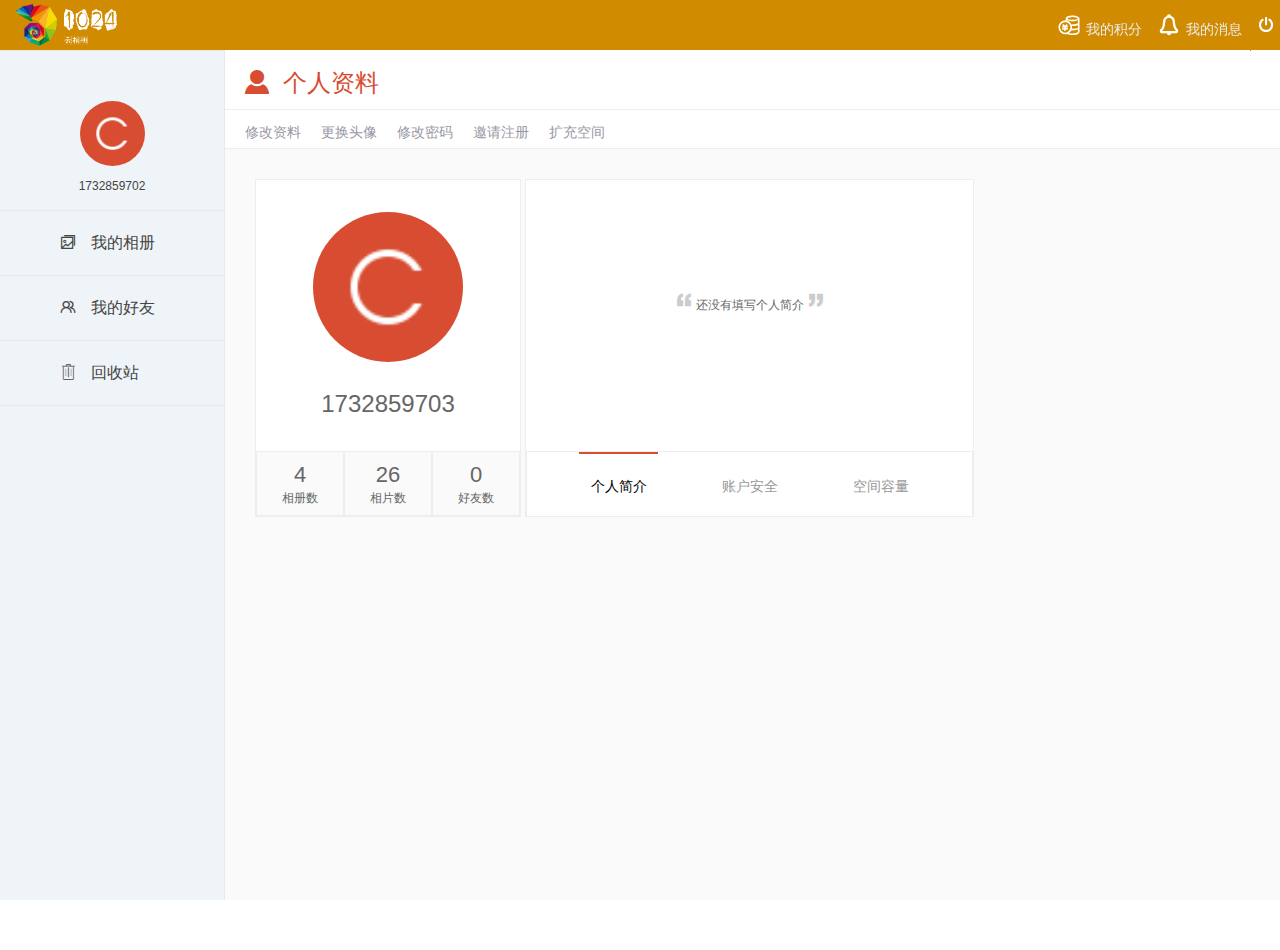
<file: html/personalData.html>
<!DOCTYPE html>
<html lang="en">
<head>
	<meta charset="UTF-8">
	<title>personalData</title>
	<link rel="stylesheet" type="text/css" href="../css/style.css" />
	<link rel="stylesheet" type="text/css" href="../bootstrap-3.3.7-dist/css/bootstrap.css"/>
    <link rel="stylesheet" href="../css/iconfont.css"/>
    <link rel="stylesheet" type="text/css" href="../css/personalData.css"/>
</head>
<body>
	<div class="wrapper">
		<div class="header">
			<img src="../img/logo.png">
			<div class="header-right">
				<div  id="friends-Verification" class="header-menu-li"><span class="icon iconfont my-xiaoxi">&#xe629;</span>我的消息</div>
				<div class="header-menu-li"><span class="icon iconfont my-xiaoxi">&#xe616;</span>我的积分</div>
				<!-- <span id="aa" class="aa">1732859702</span><i class="iconfont icon-iconfontjiantou jiantou"></i> -->
			</div>
			<div class="header-right2"><span class="icon iconfont" title="退出">&#xe64c;</span></div>
		</div>

		<div class="content">
			<div class="left">	
				<a id="navMenu2" class="left-admin" href="../html/personalData.html"><img src="../img/default-c.png"><p>1732859702</p></a>	
				<a id="navMenu1" class="left-li" href="../html/myAlbum.html"><i class="iconfont icon-xiangce"></i><span>我的相册</span></a>
				<a id="navMenu3" class="left-li" href="../html/myFriend.html"><i class="iconfont icon-weibiaoti--"></i><span>我的好友</span></a>
				<a id="navMenu4" class="left-li" href="../html/recycleBin.html"><i class="iconfont icon-huishouzhan1"></i><span>回收站</span></a>
				<div class="nav-button"></div>
			</div>
			<!-- right -->
			<div class="main-container">		
				<div class="content-header">
					<i class="iconfont icon-yonghu"></i> <span>个人资料</span>
				</div>
				<ul class="content-menu">
					<li id="ModifyingData" class="content-menu-li"><a>修改资料</a></li>
					<li id="ChangetheAvatar" class="content-menu-li"><a>更换头像</a></li>
					<li id="ChangePassword" class="content-menu-li"><a>修改密码</a></li>
					<li class="content-menu-li"><a>邀请注册</a></li>
					<li class="content-menu-li"><a>扩充空间</a></li>
				</ul>
				<div class="content-wrap">
					<div class="content-about">
						<div class="content-about-personal">
							<input id="img2" class="inputfile" type="file"onchange="selectImage2(this);"/>
							<label for="img2" class="img-lable">
								<img id="image2" src="../img/default-c.png">
								<div class="update-img">更换头像</div>
							</label>
							<p class="content-about-personal-admin">1732859703</p>
							<div class="content-about-personal-num1"><p class="content-about-personal-num-p1">4</p><p class="content-about-personal-num-p2">相册数</p></div>
							<div class="content-about-personal-num2"><p class="content-about-personal-num-p1">26</p><p class="content-about-personal-num-p2">相片数</p></div>
							<div class="content-about-personal-num3"><p class="content-about-personal-num-p1">0</p><p class="content-about-personal-num-p2">好友数</p></div>
						</div>
						<div class="content-about-info">
							<div id="content-about-info-no1" class="content-about-info-no1">
								<i class="iconfont icon-baojiaquotation2"></i><span>还没有填写个人简介</span><i class="iconfont icon-baojiaquotation"></i>
							</div>
							<div id="content-about-info-no2" class="content-about-info-no2">
								<p><span>登陆邮箱：1732859703@qq.com</span></p>
								<p><span>注册日期：2018 年 11 月 05 日</span></p>
								<p><span>上册登陆：新加坡 XX XX (查看详细)</span></p>
							</div>
							<div id="content-about-info-no3" class="content-about-info-no3">
								<p><span>全部空间：1Tb</span><span>(扩充空间)</span></p>
								<p><span>已用空间：1</span><span>Kb  468kb</span></p>
								<p><span>剩余空间：1023GB1023MB1022KB556B</span></p>
								<p><span>已用占比：0%</span></p>
							</div>
							<ul id="content-about-info-menu" class="content-about-info-menu">
								<li id="menuLi1"  class="menuLi menuLis">个人简介</li>
								<li id="menuLi2"  class="menuLi">账户安全</li>
								<li id="menuLi3"  class="menuLi">空间容量</li>
							</ul>
						</div>
					</div>
				</div>
			</div>
		</div>
		<!-- ***************************************************弹窗 ***************************************************-->
		<div id="Modifying-data" class="Modifying-data">
			<div class="popup-header"><h4>修改资料</h4><i id="iconChacha4" class="iconfont icon-chacha1"></i></div>
			<input id="Modifying-data-input" type="text" maxlength="30" placeholder="请输入1-30位字符的昵称"  name="">
			<textarea id="Modifying-data-textarea" rows="4" cols="18" maxlength="70" placeholder="请输入个人简介（可为空，不超过70个字符)" name=""></textarea>
			<div id="Modifying-data-button1" class="Modifying-data-button1"><p>取消</p></div><div class="Modifying-data-button2"><p>确定</p></div>
		</div>
		<!-- ***************************************************弹窗 更换头像 ***************************************************-->
		<div id="Change-the-Avatar" class="Change-the-Avatar">
			<h4>更换头像</h4>
			<img id="image" src="../img/default-c.png">
			<input id="img0" class="inputfile" type="file"onchange="selectImage(this);"/>
			<label for="img0" id="Change-the-Avatar-button1" class="Change-the-Avatar-button1"><p>选择</p></label>
			<div id="Change-the-Avatar-button2" class="Change-the-Avatar-button2"><p>取消</p></div>
		</div>
		<!-- ***************************************************弹窗修改密码 ***************************************************-->
		<div id="Change-Password" class="Change-Password">
			<div class="popup-header"><h4>修改密码</h4><i id="iconChacha5" class="iconfont icon-chacha1"></i></div>
			<input class="Change-Password-input" type="text" maxlength="30" placeholder="请输入原登录密码"  name="">
			<input class="Change-Password-input" type="text" maxlength="30" placeholder="请输入新的登录密码"  name="">
			<input class="Change-Password-input" type="text" maxlength="30" placeholder="请重复输入新的登录密码"  name="">
			<div id="Change-Password-button1" class="Change-Password-button1"><p>取消</p></div><div class="Change-Password-button2"><p>确定</p></div>
		</div>
		<!-- ***************************************************弹窗 好友验证***************************************************-->

		<div id="Verification" class="Verification">
			<div class="Verification-header"><span>我的消息</span><i id="iconChacha10" class="iconfont icon-chacha1"></i></div>
			<ul id="Verification-menu" class="content-menu">
				<li id="accept" class="content-menu-li"><a>发出的请求</a></li>
				<li id="send" class="content-menu-li"><a>收到的验证</a></li>
			</ul>
			<div class="Verification-about">
				<table id="accept-Verification" class="Verification-table row">
					<tr class="">
						<th class="col-md-2">好友名称</th>
						<th class="col-md-6">请求内容</th>
						<th class="col-md-2">状态</th>
						<th class="col-md-2">操作</th>				
					</tr>
					<tbody>
						<tr>
							<td>江川</td>
							<td>我是江川</td>
							<td>等待验证</td>
							<td><button class="btn  delete">删除</button></td>
						</tr>
						<tr>
							<td>江川</td>
							<td>我是江川,你最近好嘛，的手机号电磁阀时间不长是打发时间阿KSDFSJH SDFS jd SDJjsd 受到</td>
							<td>等待验证</td>
							<td><button class="btn delete">删除</button></td>
						</tr>
						<tr>
							<td>江川</td>
							<td>我是江川,你最近好嘛，的手机号电磁阀时间不长是打发时间阿KSDFSJH SDFS jd SDJjsd 受到</td>
							<td>等待验证</td>
							<td><button class="btn delete">删除</button></td>
						</tr>
						<tr>
							<td>江川</td>
							<td>我是江川,你最近好嘛，的手机号电磁阀时间不长是打发时间阿KSDFSJH SDFS jd SDJjsd 受到</td>
							<td>等待验证</td>
							<td><button class="btn delete">删除</button></td>
						</tr>
						<tr>
							<td>江川</td>
							<td>我是江川,你最近好嘛，的手机号电磁阀时间不长是打发时间阿KSDFSJH SDFS jd SDJjsd 受到</td>
							<td>等待验证</td>
							<td><button class="btn delete">删除</button></td>
						</tr>


					</tbody>
				</table>
				<table id="send-Verification" class="Verification-table row">
					<tr class="">
						<th class="col-md-2">好友名称</th>
						<th class="col-md-6">验证消息</th>
						<th class="col-md-2">操作</th>				
					</tr>
					<tbody>
						<tr>
							<td>江川</td>
							<td>我是江川</td>
							<td><button class="btn delete">接受</button>   <button class="btn delete">拒绝</button></td>
						</tr>
						<tr>
							<td>江川</td>
							<td>我是江川,你最近好嘛，的手机号电磁阀时间不长是打发时间阿KSDFSJH SDFS jd SDJjsd 受到</td>
							<td><button class="btn delete">接受</button>   <button class="btn delete">拒绝</button></td>
						</tr>
						<tr>
							<td>江川</td>
							<td>我是江川,你最近好嘛，的手机号电磁阀时间不长是打发时间阿KSDFSJH SDFS jd SDJjsd 受到</td>
							<td><button class="btn delete">接受</button>   <button class="btn delete">拒绝</button></td>
						</tr>
					
						

					</tbody>
				</table>
				
			</div>
		</div>




		<div id="popLayer" class="popLayer"></div>
		<div id="popLayer2" class="popLayer2"></div>




	</div>




	<script src="http://code.jquery.com/jquery-3.1.1.min.js"></script>
	<script type="text/javascript" src="../js/personalData.js"></script>
	<script type="text/javascript" src="../js/friends-Verification.js"></script>

</body>
</html>
</file>
<file: css/zoom.css>
#zoom {
	z-index: 99990;
	position: fixed;
	top: 0;
	left: 0;
	display: none;
	width: 100%;
	height: 100%;
	background: rgba(0, 0, 0, 0.8);
	filter: "progid:DXImageTransform.Microsoft.gradient(startColorstr=#99000000, endColorstr=#99000000)";
	-ms-filter: "progid:DXImageTransform.Microsoft.gradient(startColorstr=#99000000, endColorstr=#99000000)";
}
#zoom .content {
	z-index: 99991;
	position: absolute;
	top: 50%;
	left: 50%;
	width: 200px;
	height: 200px;
	background: #ffffff no-repeat 50% 50%;
	padding: 0;
	margin: -100px 0 0 -100px;
	box-shadow: -20px 20px 20px rgba(0, 0, 0, 0.3);
}
#zoom .content.loading {
	background-image: url('../img/loading.gif');
}
#zoom .content .overlay {
	position: absolute;
	border: 1px solid rgba(255, 255, 255, .08);
	top: -1px;
	left: -1px;
	width: 100%;
	height: 100%;
	-webkit-user-select: none;
}
#zoom img {
	display: block;
	max-width: none;
	background: #ececec;
	box-shadow: 0 1px 3px rgba(0,0,0,0.25);
}
#zoom .close {
	z-index: 99993;
	position: absolute;
	top: 0;
	right: 0;
	width: 49px;
	height: 49px;
	cursor: pointer;
	background: transparent url('../img/icons/close.png') no-repeat 50% 50%;
	opacity: 1;
	filter: alpha(opacity=100);
}
#zoom .previous,
#zoom .next {
	z-index: 99992;
	position: absolute;
	top: 50%;
	overflow: hidden;
	display: block;
	width: 49px;
	height: 49px;
	margin-top: -25px;
}
#zoom .previous {
	left: 0;
	background: url('../img/icons/arrows.png') no-repeat 0 0;
}
#zoom .next {
	right: 0;
	background: url('../img/icons/arrows.png') no-repeat 100% 0;
}
#zoom .close:hover {
	background-color: #da4f49;
}
#zoom .previous:hover,
#zoom .next:hover {
	background-color: #0088cc;
}
</file>
<file: css/iconfont.css>
@font-face {font-family: "iconfont";
  src: url('iconfont.eot?t=1544691404559'); /* IE9*/
  src: url('iconfont.eot?t=1544691404559#iefix') format('embedded-opentype'), /* IE6-IE8 */
  url('[data-uri]') format('woff'),
  url('iconfont.ttf?t=1544691404559') format('truetype'), /* chrome, firefox, opera, Safari, Android, iOS 4.2+*/
  url('iconfont.svg?t=1544691404559#iconfont') format('svg'); /* iOS 4.1- */
}

@font-face {font-family: "iconfont";
  src: url('iconfont.eot?t=1552895938903'); /* IE9 */
  src: url('iconfont.eot?t=1552895938903#iefix') format('embedded-opentype'), /* IE6-IE8 */
  url('[data-uri]') format('woff2'),
  url('iconfont.woff?t=1552895938903') format('woff'),
  url('iconfont.ttf?t=1552895938903') format('truetype'), /* chrome, firefox, opera, Safari, Android, iOS 4.2+ */
  url('iconfont.svg?t=1552895938903#iconfont') format('svg'); /* iOS 4.1- */
}
@font-face {font-family: "iconfont";
  src: url('iconfont.eot?t=1553478262973'); /* IE9 */
  src: url('iconfont.eot?t=1553478262973#iefix') format('embedded-opentype'), /* IE6-IE8 */
  url('[data-uri]') format('woff2'),
  url('iconfont.woff?t=1553478262973') format('woff'),
  url('iconfont.ttf?t=1553478262973') format('truetype'), /* chrome, firefox, opera, Safari, Android, iOS 4.2+ */
  url('iconfont.svg?t=1553478262973#iconfont') format('svg'); /* iOS 4.1- */
}
@font-face {font-family: "iconfont";
  src: url('iconfont.eot?t=1555304841390'); /* IE9 */
  src: url('iconfont.eot?t=1555304841390#iefix') format('embedded-opentype'), /* IE6-IE8 */
  url('[data-uri]') format('woff2'),
  url('iconfont.woff?t=1555304841390') format('woff'),
  url('iconfont.ttf?t=1555304841390') format('truetype'), /* chrome, firefox, opera, Safari, Android, iOS 4.2+ */
  url('iconfont.svg?t=1555304841390#iconfont') format('svg'); /* iOS 4.1- */
}

@font-face {font-family: "iconfont";
  src: url('iconfont.eot?t=1555658868451'); /* IE9 */
  src: url('iconfont.eot?t=1555658868451#iefix') format('embedded-opentype'), /* IE6-IE8 */
  url('[data-uri]') format('woff2'),
  url('iconfont.woff?t=1555658868451') format('woff'),
  url('iconfont.ttf?t=1555658868451') format('truetype'), /* chrome, firefox, opera, Safari, Android, iOS 4.2+ */
  url('iconfont.svg?t=1555658868451#iconfont') format('svg'); /* iOS 4.1- */
}

.iconfont {
  font-family:"iconfont" !important;
  font-size:16px;
  font-style:normal; 
  -webkit-font-smoothing: antialiased;
  -moz-osx-font-smoothing: grayscale;
}

.icon-huishouzhan1:before { content: "\e636"; }

.icon-vertical_line:before { content: "\e63a"; }

.icon-iconfontjiantou:before { content: "\e638"; }

.icon-baojiaquotation:before { content: "\e63b"; }

.icon-baojiaquotation2:before { content: "\e63c"; }

.icon-yonghu:before { content: "\e652"; }

.icon-iconfontlock:before { content: "\e648"; }

.icon-chacha:before { content: "\e62a"; }

.icon-bianji:before { content: "\e601"; }

.icon-fenxiang1:before { content: "\e86e"; }

.icon-chacha1:before { content: "\e653"; }

.icon-kaifangtouming:before { content: "\e622"; }

.icon-bufenkejian:before { content: "\e6fd"; }

.icon-yuanquanjiahao:before { content: "\e71e"; }

.icon-yuanquanjianhao:before { content: "\e71f"; }

.icon-point:before { content: "\e60f"; }

.icon-wenhao:before { content: "\e64e"; }

.icon-guanbi1:before { content: "\e61a"; }

.icon-tubiaozhizuo-:before { content: "\e605"; }

.icon-weibiaoti--:before { content: "\e60c"; }

.icon-xiangce:before { content: "\e618"; }

.icon-gougou:before {
  content: "\e651";
}

.icon-sousuo:before {
  content: "\e60b";
}

.icon-sousuo1:before {
  content: "\e678";
}

.icon-shangjiantou-cu:before {
  content: "\e614";
}

.icon-xiajiantou-cu:before {
  content: "\e615";
}


.icon-lingdang:before {
  content: "\e66a";
}

.icon-xiaoxi:before {
  content: "\e60e";
}

.icon-xiaoxi1:before {
  content: "\e672";
}
.icon-icon-xiaoxi:before {
  content: "\e629";
}
.icon-084tuichu:before {
  content: "\e659";
}
.icon-tuichu1:before {
  content: "\e64c";
}
.icon-kongjian:before {
  content: "\e657";
}
.icon-mn_kongjian_fill:before {
  content: "\e600";
}

/***pifu**/
.icon-pifu1:before {
  content: "\e743";
}
.icon-pifu:before {
  content: "\e628";
}

.icon-gougou:before {
  content: "\e651";
}

.icon-shenqingchenggonggougouicon:before {
  content: "\e627";
}

.icon-lvjing:before {
  content: "\e871";
}
.icon-rot:before {
  content: "\e64e";
}

.icon-pifu:before {
  content: "\e628";
}

.icon-caijian:before {
  content: "\e603";
}

.icon-bukejian:before {
  content: "\e711";
}

.icon-weibiaoti--:before {
  content: "\e60c";
}

.icon-zhifu:before {
  content: "\e626";
}
</file>
<file: css/style.css>
html,body,ul,p{
	margin: 0;
	padding: 0;
}
ul,li,a{
	text-decoration: none;
	list-style: none;
}
html,body{
	width: 100%;
	height: 100%;
	overflow: hidden;
	z-index: 5;
}
/*button{
	background: #D84C31
}*/
.wrapper{
	width: 100%; 
	height: 100%;
}
.header{
	height: 50px;
	background: #D18B00;
	position: relative;
}
.header img{
	height: 50px;
	background: #D18B00;
	margin-left: 1%;
	float: left;
}
.header .header-right{
	right: 31px;
	height:50px;
	position: absolute;
	border-left: 1px solid #D18B00;
	text-align: center;
	cursor:pointer
}

.header .header-right .header-menu-li{
	float: right;
	width: 100px;
	height: 50px;
	line-height: 50px;
	color: #EBEBEB;
}
.header .header-right .my-xiaoxi{
	font-size: 24px;
	color: #fff;
	margin-right: 5px;
}
/*.header .header-right .jiantou{
	color: #fff;
	font-size: 8px;
	margin-left: 10px;
}*/
.header-right2{
	width: 30px;
	right: 0;
	line-height: 50px;
	position: absolute;
	border-left: 1px solid #D18B00;
	text-align: center;
	cursor:pointer
}
.header .header-right2 span{
	/*font-size: 12px;*/
	color: #fff;
}
.content{
	width: 100%;
	height: 100%;
}
/***************************left********************************/
.content .left{
	border-top: 1px solid #E9E9E9;
	width: 225px;
	height: 100%;
	float: left;
	background:#EFF4F8;
	position: relative;
	border-right: 1px solid #E9E9E9;
}
.content .left .left-admin{
	border-bottom: 1px solid #E9E9E9;
	padding-bottom: 15px;
	cursor:pointer;
	display: block;
	text-align: center;
}
.content .left .left-admin img{
	width: 65px;
	border-radius: 50%;
	margin-top: 50px;	
}
.content .left .left-admin p{
	color: #454545;
	font-size: 12px;
	margin-top: 12px;
}


.content .left .left-li{
	border-bottom: 1px solid #E9E9E9;
	padding-top:20px;
	padding-bottom: 20px;
	padding-left: 60px;
	cursor:pointer;
	display: block;
}
.content .left .left-li i{
	color: #454545;
}
.content .left .left-li span{
	color: #454545;
	margin-left: 15px;
	text-align: center;
	font-size: 16px;
}
.content .left .left-li:hover{
	background: #151515;
}
.content .left  .nav-button{
	width: 225px;
	height: 40px;
	/*background: red;*/
	bottom: 0;
	position: fixed;
	z-index: 5;
}
/*********************main-container*********************************/
.content .main-container{
	margin-left: 225px;
	height: 100%;
	background: #fff;
	overflow-y:auto;
	background: #FAFAFA;
}
.content-header{
	width: 100%;
	height: 60px;
	border-bottom: 1px solid #EEEEEE;
	padding-top: 15px;
	padding-left: 20px;
	background: #fff;
}
.content-header i,span{
	color: #D84C31;
	font-size: 24px;
}
.content-header span{
	margin-left: 10px;
	cursor: pointer;
}
.content-header span:hover{
	border-bottom: 2px solid #D84C31;
}

.content-menu{
	width: 100%;
	height: 39px;
	border-bottom:1px solid #EEEEEE;
	background: #fff;
}
.content-menu-li{
	float: left;
	margin-left: 20px;
	height: 100%;
	color: #9999A6;
	cursor: pointer;
}
.content-menu-li a{
	margin-top: 12px;
	display: block;
}
.content-menu-li:hover{
	color: #000;
	border-bottom: 2px solid #D84C31;
}
.content-wrap{
	width: 100%;
	height: 85%;
	background: #FAFAFA;
	padding-top: 30px;
}
/*.content-about{
	margin-left: 30px;
	margin-top: 30px;
	width: 100%;
	display: none;
}
.content-about2{
	margin-left: 30px;
	margin-top: 30px;
	width: 100%;
	display: block;
}
*/
#admin-button{
	display: none
}
.admin-button{
	position: absolute;
	right: 10px;
	line-height: 44px;
}
.admin-button-li{
	height: 30px;
	background: #D84C31;
	color: #fff;
}
.album-sort2{
	width: 110px;
    margin-top: 6px;
    position: absolute;
	z-index:100;
	display: none;
	right:86px;
}
.album-sort2 .album-sort-li{
	border: 1px solid #CCCCCC;
	height: 40px;
	padding-left: 10px;
	line-height: 40px;
	background: #fff;
	color: #9999B1;
	cursor: pointer;

}
.uploadPhoto7:hover .album-sort2{
	display: block;
}
.album-sort2 .album-sort-li:hover{
	color: #000;
}
/***************************************************footer、**************************************************************/
.content-button{
	width: 100%;
	float: left;
	text-align: center;
	bottom: 50px;
	margin-top: 25px;
}
.content-button .content-button-fenge{
	height: 1px;
	width: 100%;
	background: #E8E8E8;
	float: left;
}
.content-button span{
	text-align: center;
	font-size: 12px;
	color: #99B3D4;
}	
.content-footer{
	height: 80px;
	width: 100%;
	float: left;
}
.content-footer2{
	height: 100px;
	width: 100%;
	float: left;
}
/***************************************************弹窗2、**************************************************************/
.popup-header{
	height: 50px;
}
.popup-header h4{
	margin-top: 16px;
	font-size: 20px;
	padding-left: 15px;
	line-height: 35px;
	border-left: 3px solid #D84C31;
	width: 250px;
}
.popup-header i{
	font-size: 16px;
	position: absolute;
	right: 15px;
	top: 20px;
	color: #909090;
	cursor: pointer;
}

/***************************************************遮罩层、**************************************************************/
#popLayer{
	display: none;
}
.popLayer{
    position: absolute;
    width: 100%;
    height: 100%;
    left:0;
    top:0;
    z-index:40;
    background:#000;
    opacity:0.9;
}
#popLayer2{
	display: none;
}
.popLayer2{
    position: absolute;
    width: 100%;
    height: 100%;
    left:0;
    top:0;
    z-index:60;
    background:#000;
    opacity:0.7;
}

/************************************************************friendsVerification********************************************/
#Verification{
	display: none;
}
.Verification{
	position: absolute;
    left: 17%;
    top: 5%;
    z-index: 50;
    width: 64%;
    height: 92%;
    bottom: 5%;
	z-index: 50;
}
.Verification-header{
	height: 60px;
	width: 100%;
	background: #fff;
	border:1px solid #EEE;
}
.Verification-header span{
	font-size: 24px;
	line-height: 60px;
	margin-left: 10px;
}
.Verification-header i{
	font-size: 24px;
	font-weight: normal;
	position: absolute;
	right: 15px;
	line-height: 60px;
	color: #CCCCCC;
	cursor: pointer;
}
.Verification-about{
    padding: 30px;
    height: 85%;
    width: 100%;
	background: #fff;
	border:1px solid #EEE;
	overflow-y:auto;
}
.Verification-table{
    width: 100%;
}
.Verification-table th{
    border:1px solid #EBEBEB;
    padding-left: 10px;
    font-weight: normal;
    font-size: 16px;
    color: #666;
    cursor: pointer;
    line-height: 40px;
/*    width: 300px;*/
    background: #FFF8DC;
    min-width: 160px;

}
.Verification-table td{
	border:1px solid #EBEBEB;
    padding:5px 10px;
    font-weight: normal;
    font-size: 16px;
    color: #666;
    background: #fff;
    cursor: pointer;
/*    width: 300px;*/
    /*height: 40px;*/
}
#send-Verification{
	display: none;
}

.delete{
	background: #D84C31;
	color: #fff
}

/****************************************************接受好友**********************************************************/

#accept-friends{
	display: none;
}
.accept-friends{
	position:absolute;
	left:40%; 
	top:38%;
	z-index: 70;
	width: 350px;
	height: 180px;
	bottom: 5%;
	background: #fff;
	border-radius: 0.5%;
	z-index: 150;
}
.select-first1{
	margin-left: 20px;
	width: 260px;
	height: 40px;
	float: left;
	padding-left: 10px;
	border-left: 1px solid #DDD;
	border-top: 1px solid #DDD;
	border-bottom: 1px solid #DDD;
	font-size: 18px;
	color: #976666;
	line-height: 40px;
}
.select-first1-ok{
	margin-left: 20px;
	width: 260px;
	height: 40px;
	float: left;
	padding-left: 10px;
	font-size: 18px;
	color: #976666;
	line-height: 40px;
}
.select-first1-ok span{
	font-size: 18px;
}
 .select-right1{
	width: 50px;
	height: 40px;
	float: left;
	padding-left: 16px;
	line-height: 40px;
	border-right: 1px solid #DDD;
	border-top: 1px solid #DDD;
	border-bottom: 1px solid #DDD;
}
.select-right1 span{
	color: #E0E0E0;
}

.menu-group1{
	width: 310px;
	position: absolute;
	top:105px;
	right: 20px;
	z-index: 150;
	display: none;
}
.menu-group1 .menu-group-li1{
	width: 100%;
	padding-left: 10px;
	height: 40px;
	border: 1px #DDD solid;
	font-size: 18px;
	color: #787878;
	line-height: 40px;
	background: #fff;
	cursor: pointer;
}
.menu-group1 .menu-group-li1:hover{
	background: #FAFAFA;
}
.default-button1{
	width: 80px;
	background: #fff;
	border-radius: 0.5%;
	height: 35px;
	margin-left: 150px;
	border: 1px solid #DDD;
	text-align: center;
	position: absolute;
	right: 120px;
	bottom: 24px;
	cursor: pointer;
}
.default-button1 p{
	line-height: 35px;
}
.default-button2{
	width: 80px;
	background: #00A8D8;
	border-radius: 0.5%;
	height: 35px;
	position: absolute;
	right: 20px;
	bottom: 24px;
	text-align: center;
	cursor: pointer;
}
.default-button2 p{
	color: #fff;
	line-height: 35px;
}

/*//////////////////////////////////////////////////////////*/
#delete-album{
	display: none;
}


.lvjing{
	position: absolute;
    text-align: center;
    bottom: 10px;
    right: 10px;
    width: 30px;
    height: 30px;
    line-height: 30px;
}
</file>
<file: css/friendAlbum.css>
.content-wrap{
	overflow-y: auto;
}
.content-about{
	margin-left: 30px;
	width: 20%;
}
.content-about .content-about-personal{
	border: 1px solid #EEEEEE; 
	width: 266px;
/*	height: 338px;*/
	padding-top: 10px;
	text-align: center;
	background: #fff;
	float: left;
	position: absolute;
}
.content-about .content-about-personal img{
	width:150px;
	height: 150px;
	border-radius: 50%;
	cursor: pointer;
}
.update-img{
	width: 150px;
    height: 150px;
    border-radius: 50%;
    cursor: pointer;
    display: none;
    opacity: 0.4;
    position: absolute;
	top: 35px;
	background: #454545;
	line-height: 150px;
	color: #fff;
	font-weight: normal;
	font-size: 16px;
}
.content-about .content-about-personal .img-lable:hover .update-img{
	display: block;

}
.content-about .content-about-personal p{
	color: #666666;
	/* font-size: 24px;	 */
}
.content-about .content-about-personal .content-about-personal-admin{
	margin-top: 20px;
	margin-bottom: 5px;
	font-size: 24px;	
}
.content-about-personal-desc{
	margin:10px 5px;
	font-size: 12px;
}
.content-about .content-about-personal .content-about-personal-num1{
	width: 88px;
	height: 65px;	
	background: #FAFAFA;
	border: 1px solid #EEE;
	overflow: hidden;
	position: absolute;
	/*bottom:0;*/
}
.content-about .content-about-personal .content-about-personal-num2{
	width: 88px;
	height: 65px;	
	background: #FAFAFA;
	border: 1px solid #EEE;
	overflow: hidden;
	position: absolute;
	/*bottom:0;*/
	left: 88px;
}
.content-about .content-about-personal .content-about-personal-num3{
	width: 88px;
	height: 65px;	
	background: #FAFAFA;
	border: 1px solid #EEE;
	overflow: hidden;
	position: absolute;
	/*bottom:0;*/
	left: 176px;
}
 .content-about-personal-num-p1{
	font-size: 22px;
	padding-top: 7px;
	color: #999999;
}
.content-about-personal-num-p2{
	font-size: 12px;
	color: #D9D0CC;
}



























.friend-group{
	width: 170px;
    margin-top: 6px;
    position: absolute;
	z-index:100;
	display: none;
}
.friend-group .friend-group-li{
	border: 1px solid #CCCCCC;
	height: 40px;
	padding-left: 10px;
	line-height: 40px;
	background: #fff;
	color: #9999B1;
	cursor: pointer;
}
.group-menu:hover .friend-group{
	display: block;
}
.friend-group .friend-group-li:hover{
	color:#000;
}











#friendAlbum-content{
	display: block;
}
.content-about-friendAlbum{
	margin-left: 32%;
	width: 70%;
	background: #FAFAFA;
}
.content-about-friendAlbum .content-about-li{
	float: left;
	margin-right: 25px;
	margin-bottom: 25px;
    position: relative;
    cursor: pointer;
}
.content-about-friendAlbum .content-about-li img{
	width: 230px;
	height: 330px;
	background: #fff;
}
.content-about-friendAlbum .content-about-li-top{
	top:0;
    height: 330px;
    position: absolute;
    width: 230px;
}
.content-about-friendAlbum .content-about-li-top .bottun-title{
    width: 100%;
    padding-left: 15px;
    height: 60px;
    color: #787878;
    position: absolute;
    bottom: 0px;
}
.content-about-friendAlbum .content-about-li-top .bottun-title .bottun-title-p1{
	font-size: 20px;
	overflow: hidden;
	white-space: nowrap;
	text-overflow: ellipsis;
	cursor: pointer;
}
.content-about-friendAlbum .content-about-li-top .bottun-title .bottun-title-p2{
	font-size: 12px;

}
.content-about-friendAlbum .content-about-li-top .bottun-title .bottun-title-p1:hover{
	text-decoration: underline;
}
/********************************photo*****************************/
#friendAlbum-content2{
	display: none;
}
.content-about2{
	margin-left: 32%;
	width: 70%;
	background: #FAFAFA;
}
.content-about2-li{
	float: left;
	margin-right: 5px;
	margin-bottom: 5px;
	position: relative;
	width: 245px;
	height: 245px;
	overflow: hidden;
}
.content-about2 .content-about2-li img{
	/*width: 250px;
	height: 250px;*/
	width: 100%;
	height: 90%;
	background: #fff;
}
.content-about2 .content-about2-li .time{
    text-align: center;
    line-height: 32px;
    color: #454545;
}
/********************************buttom********************************************/
#open2{
	display: none;
}

#move-friends{
	display: none;
}
#delete-friends-pop{
	display: none;
}
</file>
<file: css/myFriend.css>
#myAlbum-content{
	display: block;
}
.content-about{
	margin-left: 25px;
	width: 100%;
	background: #FAFAFA;
}
.content-about .friends-content{
	width: 70%;
	height: 85%;
}
.content-about .friends-content .friends-content-li{
	width: 130px;
	text-align: center;
	height: 130px;
	float: left;
}
.content-about .friends-content .friends-content-li img{
	width: 80px;
	height: 80px;
	border-radius: 50%;
}
.content-about .friends-content .friends-content-li p{
	font-size: 16px;
	line-height: 40px;

	overflow: hidden;
	white-space: nowrap;
	text-overflow: ellipsis;
	cursor: pointer;
}

.content-about .friends-header{
	width: 300px;
	height: 50px;
	background: #FFDEAD;
	position: absolute; 
	right:0px;
	top:180px;
	font-size: 18px;
	font-family:"华文宋体";
	line-height: 50px;
	text-align: center;
}
.content-about .content-about-menu{
	width:310px;
	height: 400px;
	background:#FFF8DC;
	border: 1px #EEEEEE solid;
	overflow-y:auto;
	right:-10px;
	top:229px;
	position: absolute; 
}
.content-about .content-about-menu .content-about-menu-li{
	width: 100%;
	height: 45px;
	border: 1px #FAFAFA solid;
	font-size: 18px;
	font-family:"华文宋体";
	padding-left: 8%;
	padding-right: 8%;
	line-height: 45px;

	overflow: hidden;
	white-space: nowrap;
	text-overflow: ellipsis;
	cursor: pointer;
}
.content-about .content-about-menu .content-about-menu-li:hover{
	background: #FAFAFA;
}
/***********************************弹窗创建分组***************************************************/
#Create-friends-group{
	position:absolute;
	left:40%; 
	top:38%;
	z-index: 70;
	width: 350px;
	height: 180px;
	bottom: 5%;
	display: none;
	background: #fff;
	border-radius: 0.5%;
}
 .select-first{
	margin-left: 20px;
	width: 260px;
	height: 40px;
	float: left;
	padding-left: 10px;
	border-left: 1px solid #DDD;
	border-top: 1px solid #DDD;
	border-bottom: 1px solid #DDD;
	cursor: pointer;
	font-size: 18px;
	color: #976666;
	line-height: 40px;
}
 .select-right{
	width: 50px;
	height: 40px;
	float: left;
	padding-left: 16px;
	line-height: 40px;
	border-right: 1px solid #DDD;
	border-top: 1px solid #DDD;
	border-bottom: 1px solid #DDD;
	cursor: pointer;
}
 .select-right span{
	color: #E0E0E0;
}
.menu-group{
	width: 310px;
	position: absolute;
	top:105px;
	right: 20px;
	z-index: 150;
	display: none;
}
.menu-group .menu-group-li{
	width: 100%;
	padding-left: 10px;
	height: 40px;
	border: 1px #DDD solid;
	font-size: 18px;
	color: #787878;
	line-height: 40px;
	background: #fff;
	cursor: pointer;
}
.menu-group .menu-group-li:hover{
	background: #FAFAFA;
}
.Create-friends-button1{	
	width: 80px;
	background: #fff;
	border-radius: 0.5%;
	height: 35px;
	margin-left: 150px;
	border: 1px solid #DDD;
	text-align: center;
	cursor: pointer;
	position: absolute;
	right: 120px;
	bottom: 24px;
}
.Create-friends-button1 p{
	line-height: 35px;
}
.Create-friends-button2{
	width: 80px;
	background: #00A8D8;
	border-radius: 0.5%;
	height: 35px;
	position: absolute;
	right: 20px;
	bottom: 24px;
	text-align: center;
	cursor: pointer;
}
.Create-friends-button2 p{
	color: #fff;
	line-height: 35px;
}
/***********************************弹窗添加好友***************************************************/
#create-friends{
	display: none;
}
.create-friends{
	position:absolute;
	left:2%; 
	top:5%;
	z-index: 50;
	width: 96%;
	height: 92%;
	bottom: 5%;
}
.create-friends-pop{
	width: 100%;
	height: 100%;
	left: 5%;
	top:5%; 
}
.create-friends-pop-header{
	height: 60px;
	width: 100%;
	background: #fff;
	border:1px solid #EEE;
}
.create-friends-pop-header span{
	font-size: 24px;
	line-height: 60px;
	margin-left: 10px;
}
.create-friends-pop-header i{
	font-size: 24px;
	font-weight: normal;
	position: absolute;
	right: 15px;
	line-height: 60px;
	color: #CCCCCC;
	cursor: pointer;
}
.create-friends-pop-content{
	background: #F5F5F5;
	width: 100%;
	height: 90%;
	padding: 20px;
	position: relative;
}
#Create-friends-input{
	height: 40px;
	width: 310px;
	z-index: 150;
} 
.search-i{
	width:40px;
	height: 40px;
	position: absolute;
    top: 20px;
    left: 290px;
    text-align: center;
	line-height: 40px;
	cursor: pointer;
	z-index: 200;
}
#search-content{
	display: none;
	
}
.search-content{
	width:100%;
	height: 82%;
	overflow-y: auto;
    margin-top: 35px;
}
.search-content .search-content-li{
	width: 225px;
    height: 136px;
    padding: 20px;
	position: relative;
	float: left;
	margin-right: 76px;
	border:1px #000 radius;
}
.search-content .search-content-li img{
    width: 80px;
    height: 80px;
	border-radius: 50%;

}
.search-content .search-content-li .search-content-name{
	width: 80px;
	overflow: hidden;
	white-space: nowrap;
	text-overflow: ellipsis;
	position: absolute;
	top: 22px;
	left:125px;
	font-size: 20px;
}
.search-content .search-content-li .search-content-name2{
	width: 80px;
	overflow: hidden;
	white-space: nowrap;
	text-overflow: ellipsis;
	position: absolute;
	top: 50px;
	left:125px;
	color: #9999A6;
}
.search-content .search-content-li .create-jia{
	position: absolute;
}

/***********************************弹窗添加好友验证***************************************************/

#friendVerification{
	display: none;
	position:absolute;
	left:40%; 
	top:38%;
	z-index: 200;
	width: 350px;
	height: 240px;
	bottom: 5%;
	background: #fff;
	border-radius: 0.5%;
}
#Verification-group{
	display: none;
}
.Verification-text{
	width: 260px;
	margin-left: 20px;
}
.Verification-text .Verification-title{
	font-size: 16px;
    height: 30px;
}
.Verification-text .search-text{
	width: 310px;
}

.Verification-title2{
	margin-left: 20px;
	font-size: 16px;
    height: 30px;
}
.friendVerification-group{
	top: 136px;
}
</file>
<file: css/personalData.css>
/**************************personal***********************************/
.content-about{
	margin-left: 30px;
	width: 100%;
}
.content-about .content-about-personal{
	border: 1px solid #EEEEEE; 
	width: 266px;
	height: 338px;
	padding-top: 10px;
	text-align: center;
	background: #fff;
	float: left;
	position: absolute;
}
.content-about .content-about-personal img{
	width:150px;
	height: 150px;
	border-radius: 50%;
	cursor: pointer;
}
.update-img{
	width: 150px;
    height: 150px;
    border-radius: 50%;
    cursor: pointer;
    display: none;
    opacity: 0.4;
    position: absolute;
	top: 35px;
	background: #454545;
	line-height: 150px;
	color: #fff;
	font-weight: normal;
	font-size: 16px;
}
.content-about .content-about-personal .img-lable:hover .update-img{
	display: block;

}
.content-about .content-about-personal p{
	color: #666666;
	/* font-size: 24px;	 */
}
.content-about .content-about-personal .content-about-personal-admin{
	margin-top: 20px;
	font-size: 24px;	
}
.content-about .content-about-personal .content-about-personal-num1{
	width: 88px;
	height: 65px;	
	background: #FAFAFA;
	border: 1px solid #EEE;
	overflow: hidden;
	position: absolute;
	bottom:0;
}
.content-about .content-about-personal .content-about-personal-num2{
	width: 88px;
	height: 65px;	
	background: #FAFAFA;
	border: 1px solid #EEE;
	overflow: hidden;
	position: absolute;
	bottom:0;
	left: 88px;
}
.content-about .content-about-personal .content-about-personal-num3{
	width: 88px;
	height: 65px;	
	background: #FAFAFA;
	border: 1px solid #EEE;
	overflow: hidden;
	position: absolute;
	bottom:0;
	left: 176px;
}
 .content-about-personal-num-p1{
	font-size: 22px;
	padding-top: 7px;
	color: #999999;
}
.content-about-personal-num-p2{
	font-size: 12px;
	color: #D9D0CC;
}

/************************content-about-info***********************************/
.content-about .content-about-info{
	width:  449px;
	height: 338px;
	border:1px solid #EEE;
	background: #fff;
	margin-left: 270px;
	position: relative;
}
.content-about .content-about-info .content-about-info-no1{
	text-align: center;
	line-height: 150%;
	padding:30px;
	height: 270px;
	padding-top: 110px;
	display: block;
}
.content-about .content-about-info .content-about-info-no1 i{
	font-size: 24px;
	color: #ccc;
}
.content-about .content-about-info .content-about-info-no1 span{
	color: #666;
	font-size: 12px;
	line-height: 1.5em;
}
.content-about .content-about-info .content-about-info-no2{
	line-height: 40px;
	padding:50px;
	height: 270px;
	padding-top: 80px;	
	display: none;
}
.content-about .content-about-info .content-about-info-no2 span{
	color: #666;
	font-size: 16px;
}
.content-about .content-about-info .content-about-info-no3{
	line-height: 40px;
	padding:50px;
	height: 270px;
	padding-top: 60px;	
	display: none;
}
.content-about .content-about-info .content-about-info-no3 span{
	color: #666;
	font-size: 16px;
}
.content-about .content-about-info .content-about-info-menu{
	height: 66px;
	border: 1px solid #EEE;
	text-align: center;
	padding-left: 26px;
	padding-right: 26px;
	overflow: hidden;
	position: absolute;
	bottom: -1px;
}
.content-about .content-about-info .content-about-info-menu .menuLi{
	width: 79px;
	float: left;
	line-height: 65px;
	text-align: center;
	height: 65px;
	border-top: 2px solid #fff;
	color: #999;
	margin-left: 26px;
	margin-right: 26px;
	cursor: pointer;
}
.content-about .content-about-info .content-about-info-menu .menuLis{
	border-top: 2px solid #D84C31;
	color: #000;
}
.content-about .content-about-info .content-about-info-menu li:hover{
	border-top: 2px solid #EBA597;
}
.content-about .content-about-info .content-about-info-menu .menuLi2{
	border-top: 2px solid #D84C31;
	color: #000;
	display: none;
}

/***************************************************弹窗1、**************************************************************/
#Modifying-data{
	position:absolute;
	left:38%; 
	top:30%;
	z-index: 70;
	width: 350px;
	height: 290px;
	bottom: 5%;
	display: none;
	background: #fff;
	border-radius: 0.5%;
}
#Modifying-data-input{
	margin-left: 20px;
	height: 40px;
	width: 310px;
}
#Modifying-data-textarea{
	margin-left: 20px;
	width: 310px;
	height: 100px;
	margin-top: 10px;
}
.Modifying-data-button1{
	width: 80px;
	background: #fff;
	border-radius: 0.5%;
	height: 35px;
	margin-left: 150px;
	border: 1px solid #DDD;
	text-align: center;
	margin-top: 10px;
	cursor: pointer;
}
.Modifying-data-button1 p{
	line-height: 35px;
}
.Modifying-data-button2{
	width: 80px;
	background: #00A8D8;
	border-radius: 0.5%;
	height: 35px;
	position: absolute;
	right: 20px;
	bottom: 24px;
	text-align: center;
	cursor: pointer;
}
.Modifying-data-button2 p{
	color: #fff;
	line-height: 35px;
}
/***************************************************弹窗2、**************************************************************/
.Change-the-Avatar{
	position:absolute;
	left:41%; 
	top:28%;
	z-index: 70;
	width: 270px;
	height: 320px;
	bottom: 5%;
	display: none;
	background: #fff;
	border-radius: 0.5%;
	text-align: center;
	padding-top: 25px;
}
.Change-the-Avatar img{
	margin-top: 20px;
	border-radius: 50%;
	width: 150px;
	height: 150px;
}
.Change-the-Avatar .Change-the-Avatar-button1{
	width: 80px;
	background: #00A8D8;
	border-radius: 0.5%;
	height: 35px;
	text-align: center;
	cursor: pointer;
	position: absolute;
	right: 145px;
	bottom: 20px;
}
.inputfile {
    opacity: 0;
}
 .Change-the-Avatar .Change-the-Avatar-button1 p{
	line-height: 35px;
	color: #fff;
	font-weight: normal;
}
.Change-the-Avatar .Change-the-Avatar-button2{
	width: 80px;
	background: #fff;
	border-radius: 0.5%;
	height: 35px;
	position: absolute;
	right: 45px;
	bottom: 25px;
	text-align: center;
	cursor: pointer;
	border: 1px solid #DDD;
}
.Change-the-Avatar .Change-the-Avatar-button2 p{	
	line-height: 35px;
}
/***************************************************弹窗3、**************************************************************/
.Change-Password{
	position:absolute;
	left:38%; 
	top:31%;
	z-index: 70;
	width: 360px;
	height: 270px;
	bottom: 5%;
	display: none;
	background: #fff;
	border-radius: 0.5%;
}
.Change-Password-input{
	margin-left: 20px;
	height: 40px;
	width: 310px;
	margin-bottom: 10px;
}
.Change-Password-button1{
	width: 80px;
	background: #fff;
	border-radius: 0.5%;
	height: 35px;
	margin-left: 150px;
	border: 1px solid #DDD;
	text-align: center;
	margin-top: 4px;
	cursor: pointer;
}
.Change-Password-button1 p{
	line-height: 35px;
}
.Change-Password-button2{
	width: 80px;
	background: #00A8D8;
	border-radius: 0.5%;
	height: 35px;
	position: absolute;
	right: 30px;
	bottom: 15px;
	text-align: center;
	cursor: pointer;
}
.Change-Password-button2 p{
	color: #fff;
	line-height: 35px;
}
</file>
<file: css/demo.css>
*{margin: 0;padding: 0;list-style: none;}
/*
KISSY CSS Reset
理念：1. reset 的目的不是清除浏览器的默认样式，这仅是部分工作。清除和重置是紧密不可分的。
2. reset 的目的不是让默认样式在所有浏览器下一致，而是减少默认样式有可能带来的问题。
3. reset 期望提供一套普适通用的基础样式。但没有银弹，推荐根据具体需求，裁剪和修改后再使用。
特色：1. 适应中文；2. 基于最新主流浏览器。
维护：玉伯<lifesinger@gmail.com>, 正淳<ragecarrier@gmail.com>
 */

/** 清除内外边距 **/
body, h1, h2, h3, h4, h5, h6, hr, p, blockquote, /* structural elements 结构元素 */
dl, dt, dd, ul, ol, li, /* list elements 列表元素 */
pre, /* text formatting elements 文本格式元素 */
form, fieldset, legend, button, input, textarea, /* form elements 表单元素 */
th, td /* table elements 表格元素 */ {
  margin: 0;
  padding: 0;
}

/** 设置默认字体 **/
body,
button, input, select, textarea /* for ie */ {
  font: 12px/1.5 tahoma, arial, \5b8b\4f53, sans-serif;
}
h1, h2, h3, h4, h5, h6 { font-size: 100%; }
address, cite, dfn, em, var { font-style: normal; } /* 将斜体扶正 */
code, kbd, pre, samp { font-family: courier new, courier, monospace; } /* 统一等宽字体 */
small { font-size: 12px; } /* 小于 12px 的中文很难阅读，让 small 正常化 */

/** 重置列表元素 **/
ul, ol { list-style: none; }

/** 重置文本格式元素 **/
a { text-decoration: none; }
a:hover { text-decoration: underline; }


/** 重置表单元素 **/
legend { color: #000; } /* for ie6 */
fieldset, img { border: 0; } /* img 搭车：让链接里的 img 无边框 */
button, input, select, textarea { font-size: 100%; } /* 使得表单元素在 ie 下能继承字体大小 */
/* 注：optgroup 无法扶正 */

/** 重置表格元素 **/
table { border-collapse: collapse; border-spacing: 0; }

/* 清除浮动 */
.ks-clear:after, .clear:after {
  content: '\20';
  display: block;
  height: 0;
  clear: both;
}
.ks-clear, .clear {
  *zoom: 1;
}

.main {
  padding: 30px 100px;
width: 960px;
margin: 0 auto;
}
.main h1{font-size:36px; color:#333; text-align:left;margin-bottom:30px; border-bottom: 1px solid #eee;}

.helps{margin-top:40px;}
.helps pre{
  padding:20px;
  margin:10px 0;
  border:solid 1px #e7e1cd;
  background-color: #fffdef;
  overflow: auto;
}

.icon_lists{
  width: 100% !important;

}

.icon_lists li{
  float:left;
  width: 100px;
  height:180px;
  text-align: center;
  list-style: none !important;
}
.icon_lists .icon{
  font-size: 42px;
  line-height: 100px;
  margin: 10px 0;
  color:#333;
  -webkit-transition: font-size 0.25s ease-out 0s;
  -moz-transition: font-size 0.25s ease-out 0s;
  transition: font-size 0.25s ease-out 0s;

}
.icon_lists .icon:hover{
  font-size: 100px;
}



.markdown {
  color: #666;
  font-size: 14px;
  line-height: 1.8;
}

.highlight {
  line-height: 1.5;
}

.markdown img {
  vertical-align: middle;
  max-width: 100%;
}

.markdown h1 {
  color: #404040;
  font-weight: 500;
  line-height: 40px;
  margin-bottom: 24px;
}

.markdown h2,
.markdown h3,
.markdown h4,
.markdown h5,
.markdown h6 {
  color: #404040;
  margin: 1.6em 0 0.6em 0;
  font-weight: 500;
  clear: both;
}

.markdown h1 {
  font-size: 28px;
}

.markdown h2 {
  font-size: 22px;
}

.markdown h3 {
  font-size: 16px;
}

.markdown h4 {
  font-size: 14px;
}

.markdown h5 {
  font-size: 12px;
}

.markdown h6 {
  font-size: 12px;
}

.markdown hr {
  height: 1px;
  border: 0;
  background: #e9e9e9;
  margin: 16px 0;
  clear: both;
}

.markdown p,
.markdown pre {
  margin: 1em 0;
}

.markdown > p,
.markdown > blockquote,
.markdown > .highlight,
.markdown > ol,
.markdown > ul {
  width: 80%;
}

.markdown ul > li {
  list-style: circle;
}

.markdown > ul li,
.markdown blockquote ul > li {
  margin-left: 20px;
  padding-left: 4px;
}

.markdown > ul li p,
.markdown > ol li p {
  margin: 0.6em 0;
}

.markdown ol > li {
  list-style: decimal;
}

.markdown > ol li,
.markdown blockquote ol > li {
  margin-left: 20px;
  padding-left: 4px;
}

.markdown code {
  margin: 0 3px;
  padding: 0 5px;
  background: #eee;
  border-radius: 3px;
}

.markdown pre {
  border-radius: 6px;
  background: #f7f7f7;
  padding: 20px;
}

.markdown pre code {
  border: none;
  background: #f7f7f7;
  margin: 0;
}

.markdown strong,
.markdown b {
  font-weight: 600;
}

.markdown > table {
  border-collapse: collapse;
  border-spacing: 0px;
  empty-cells: show;
  border: 1px solid #e9e9e9;
  width: 95%;
  margin-bottom: 24px;
}

.markdown > table th {
  white-space: nowrap;
  color: #333;
  font-weight: 600;

}

.markdown > table th,
.markdown > table td {
  border: 1px solid #e9e9e9;
  padding: 8px 16px;
  text-align: left;
}

.markdown > table th {
  background: #F7F7F7;
}

.markdown blockquote {
  font-size: 90%;
  color: #999;
  border-left: 4px solid #e9e9e9;
  padding-left: 0.8em;
  margin: 1em 0;
  font-style: italic;
}

.markdown blockquote p {
  margin: 0;
}

.markdown .anchor {
  opacity: 0;
  transition: opacity 0.3s ease;
  margin-left: 8px;
}

.markdown .waiting {
  color: #ccc;
}

.markdown h1:hover .anchor,
.markdown h2:hover .anchor,
.markdown h3:hover .anchor,
.markdown h4:hover .anchor,
.markdown h5:hover .anchor,
.markdown h6:hover .anchor {
  opacity: 1;
  display: inline-block;
}

.markdown > br,
.markdown > p > br {
  clear: both;
}


.hljs {
  display: block;
  background: white;
  padding: 0.5em;
  color: #333333;
  overflow-x: auto;
}

.hljs-comment,
.hljs-meta {
  color: #969896;
}

.hljs-string,
.hljs-variable,
.hljs-template-variable,
.hljs-strong,
.hljs-emphasis,
.hljs-quote {
  color: #df5000;
}

.hljs-keyword,
.hljs-selector-tag,
.hljs-type {
  color: #a71d5d;
}

.hljs-literal,
.hljs-symbol,
.hljs-bullet,
.hljs-attribute {
  color: #0086b3;
}

.hljs-section,
.hljs-name {
  color: #63a35c;
}

.hljs-tag {
  color: #333333;
}

.hljs-title,
.hljs-attr,
.hljs-selector-id,
.hljs-selector-class,
.hljs-selector-attr,
.hljs-selector-pseudo {
  color: #795da3;
}

.hljs-addition {
  color: #55a532;
  background-color: #eaffea;
}

.hljs-deletion {
  color: #bd2c00;
  background-color: #ffecec;
}

.hljs-link {
  text-decoration: underline;
}

pre{
  background: #fff;
}
</file>
